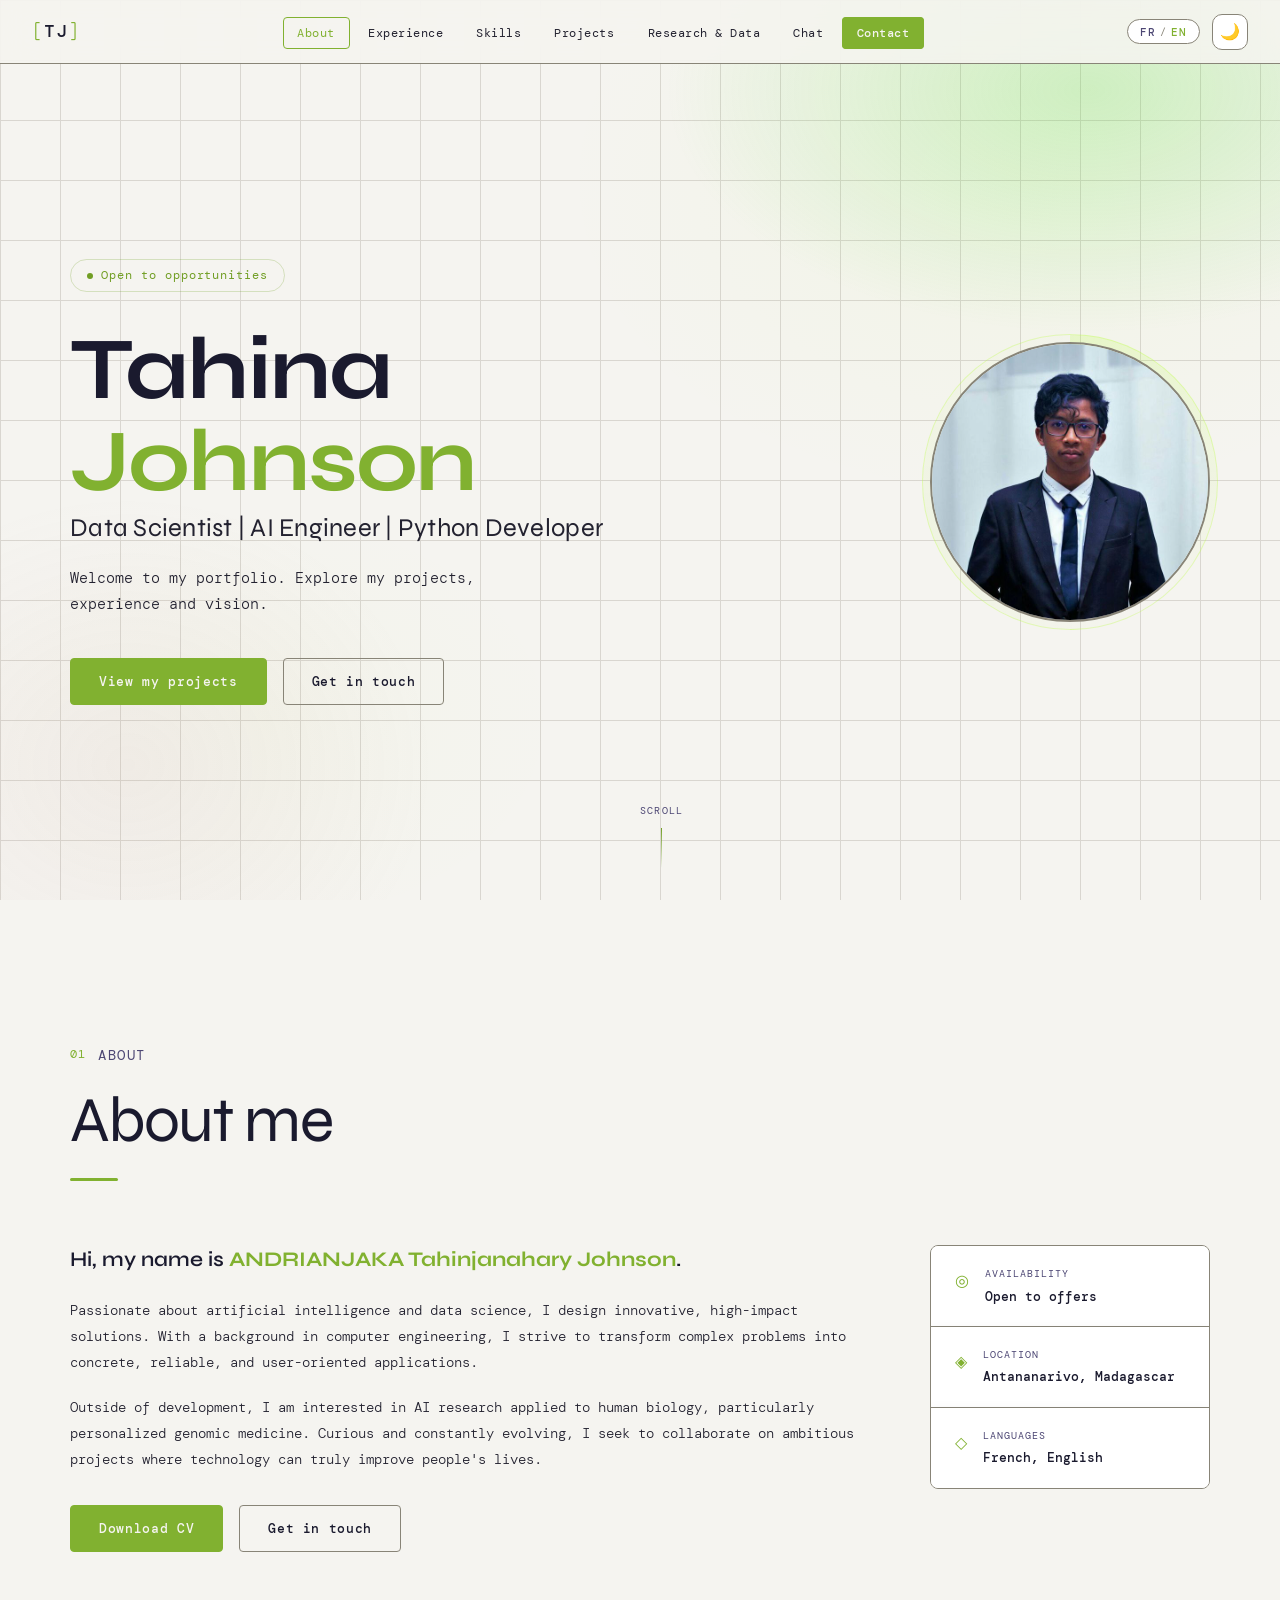
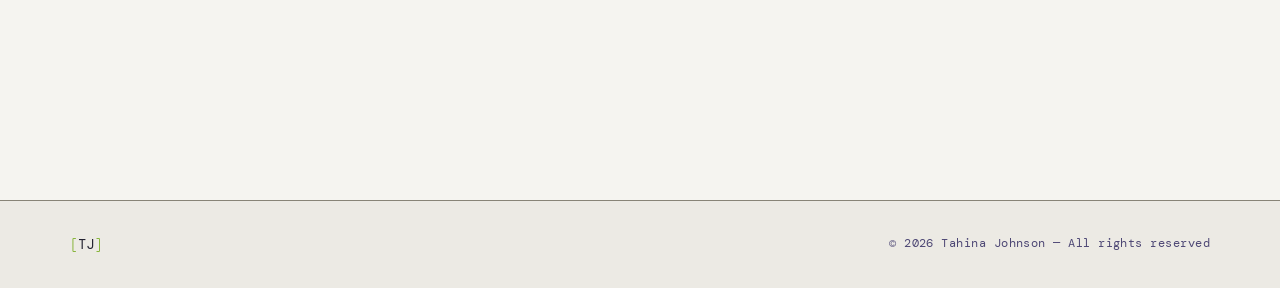
<file: index.html>
<!DOCTYPE html>
<html lang="fr">
<head>
  <meta charset="UTF-8" />
  <meta http-equiv="refresh" content="0; url=pages/about.html" />
  <title>Portfolio</title>
  <!-- Anti-flash: apply theme before render -->
  <script>
    (function(){
      var m = localStorage.getItem('portfolio-color-mode');
      if (!m) m = window.matchMedia('(prefers-color-scheme: light)').matches ? 'light' : 'dark';
      document.documentElement.setAttribute('data-color-mode', m);
    })();
  </script>
</head>
<body>
  <script>window.location.replace('pages/about.html');</script>
</body>
</html>
</file>
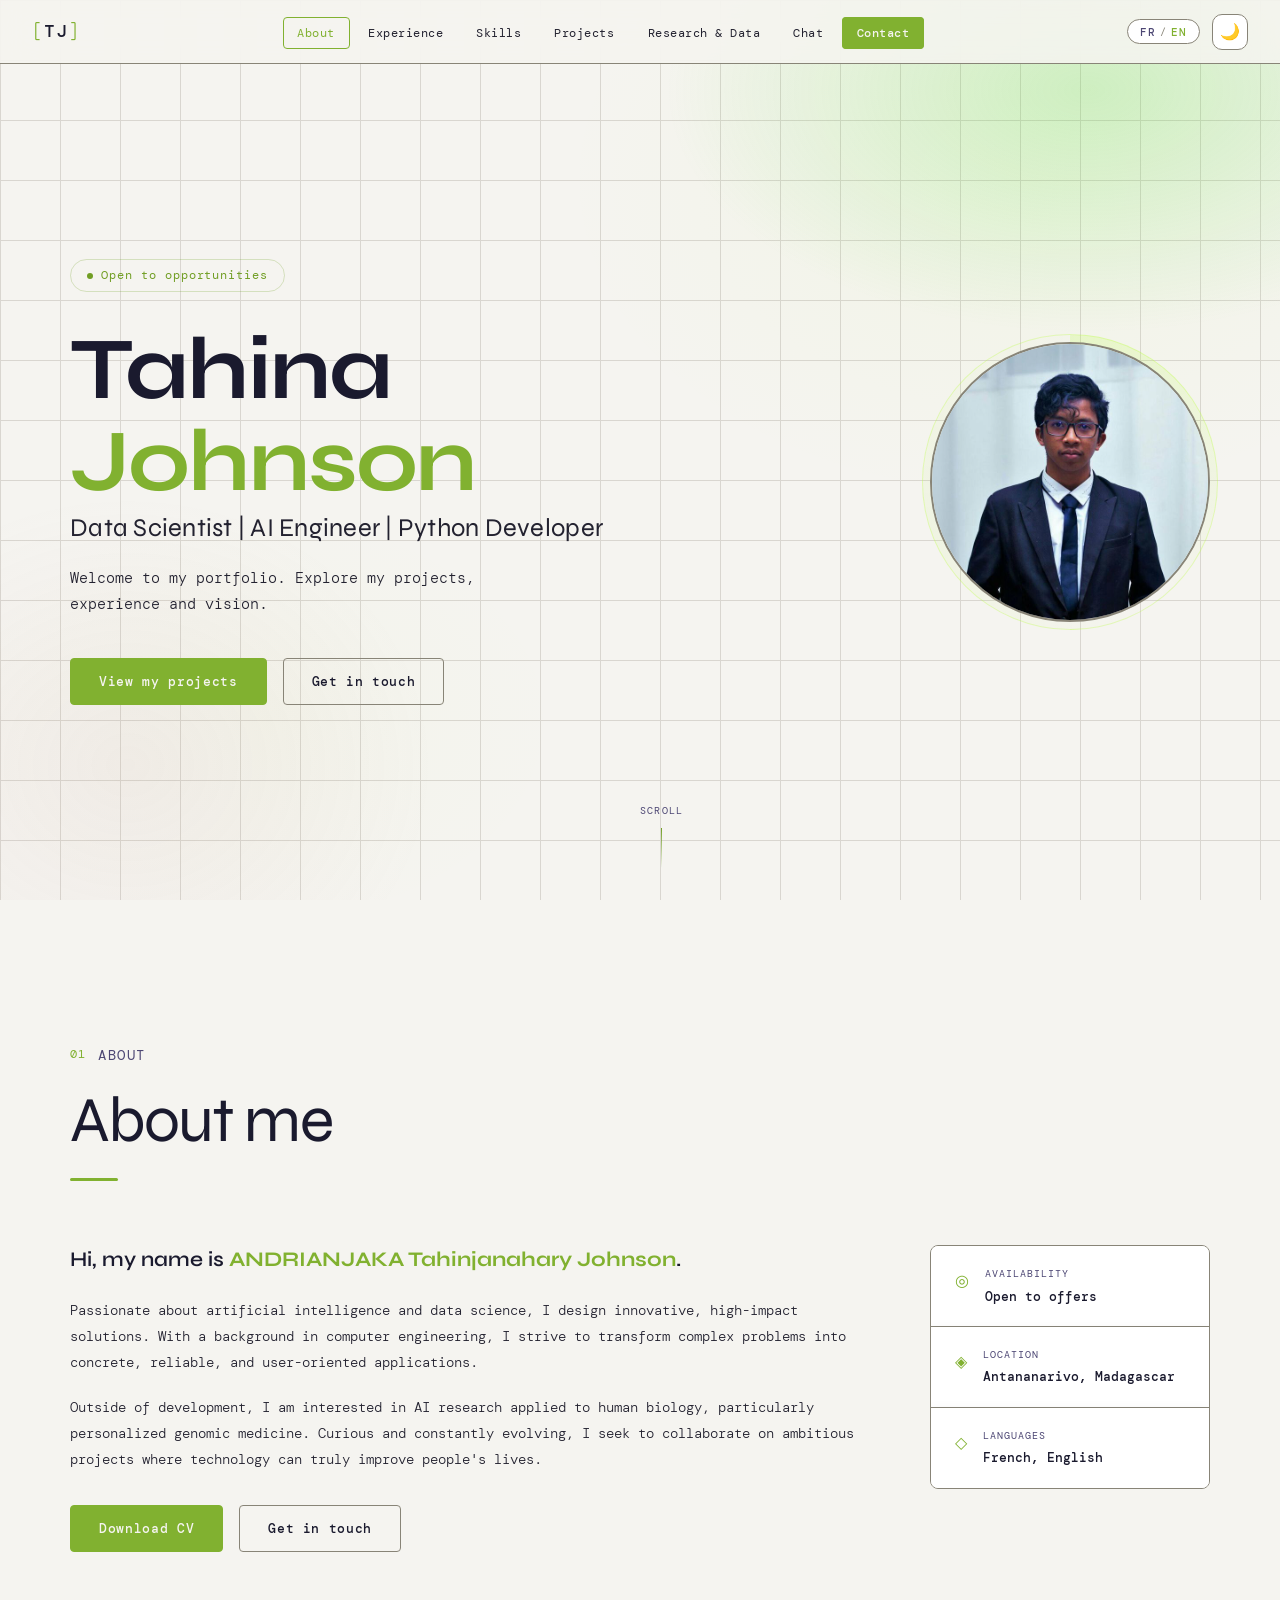
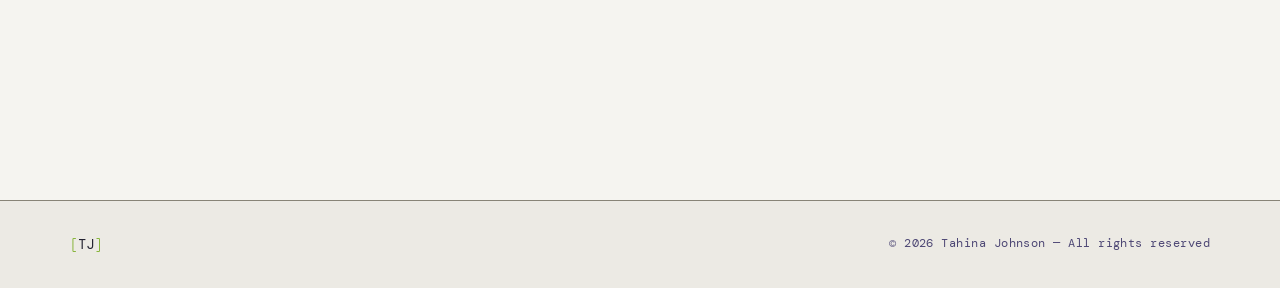
<file: pages/about.html>
<!DOCTYPE html>
<html lang="en">
<head>
  <meta charset="UTF-8" />
  <meta name="viewport" content="width=device-width, initial-scale=1.0" />
  <title>Tahina Johnson</title>
  <link rel="preconnect" href="https://fonts.googleapis.com" />
  <link rel="preconnect" href="https://fonts.gstatic.com" crossorigin />
  <link href="https://fonts.googleapis.com/css2?family=Syne:wght@400;600;700;800&family=DM+Mono:wght@300;400;500&display=swap" rel="stylesheet" />
  <link rel="stylesheet" href="../css/style.css" />
  <!-- Anti-flash: apply theme before render -->
  <script>
    (function(){
      var m = localStorage.getItem('portfolio-color-mode');
      if (!m) m = window.matchMedia('(prefers-color-scheme: light)').matches ? 'light' : 'dark';
      document.documentElement.setAttribute('data-color-mode', m);
    })();
  </script>
</head>
<body>

  <!-- HERO -->
  <section class="hero" id="hero">
    <div class="hero-noise"></div>
    <div class="hero-grid-lines"></div>
    <div class="container hero-inner">

      <div class="hero-split">
        <!-- LEFT: text -->
        <div class="hero-text">
          <div class="hero-tag"><span class="dot"></span> <span data-i18n="hero.available"></span></div>
          <h1 class="hero-title">
            Tahina <span class="accent">Johnson</span><br/>
            <span class="hero-sub" data-i18n="hero.role"></span>
          </h1>
          <p class="hero-desc" data-i18n="hero.desc"></p>
          <div class="hero-actions">
            <a href="projects.html" class="btn btn--primary" data-i18n="hero.cta_projects"></a>
            <a href="contact.html"  class="btn btn--ghost"   data-i18n="hero.cta_contact"></a>
          </div>
        </div>

        <!-- RIGHT: photo -->
        <div class="hero-photo-wrap">
          <div class="hero-photo-ring"></div>
          <img
            src="../assets/my-photo.png"
            alt="Profile photo"
            class="hero-photo"
            onerror="this.style.display='none';this.parentElement.querySelector('.hero-photo-placeholder').style.display='flex';"
          />
        </div>
      </div>

    </div>
    <div class="hero-scroll-hint">
      <span data-i18n="hero.scroll"></span>
      <div class="scroll-line"></div>
    </div>
  </section>

  <!-- ABOUT CONTENT -->
  <main class="page-main">
    <div class="container">

      <div class="page-header reveal">
        <div class="page-header-meta">
          <span class="section-index">01</span>
          <span class="page-breadcrumb" data-i18n="about.breadcrumb"></span>
        </div>
        <h1 class="page-title" data-i18n="about.title"></h1>
        <div class="page-title-line"></div>
      </div>

      <div class="about-body reveal">

        <div class="about-bio">
          <p class="about-greeting">
            <span data-i18n="about.bio_intro"></span>
            <strong class="accent"> ANDRIANJAKA Tahinjanahary Johnson</strong>.
          </p>
          <p class="about-text" data-i18n="about.bio_p1"></p>
          <p class="about-text" data-i18n="about.bio_p2"></p>
          <div class="about-actions">
            <a href="../assets/cv.pdf" download class="btn btn--primary" data-i18n="about.download_cv"></a>
            <a href="contact.html" class="btn btn--ghost" data-i18n="about.contact_me"></a>
          </div>
        </div>

        <aside class="about-sidebar">
          <div class="about-card">
            <span class="about-card-icon">◎</span>
            <div>
              <p class="about-card-label" data-i18n="about.available_label"></p>
              <p class="about-card-value accent" data-i18n="about.available_value"></p>
            </div>
          </div>
          <div class="about-card">
            <span class="about-card-icon">◈</span>
            <div>
              <p class="about-card-label">Location</p>
              <p class="about-card-value" data-i18n="about.location"></p>
            </div>
          </div>
          <div class="about-card">
            <span class="about-card-icon">◇</span>
            <div>
              <p class="about-card-label" data-i18n="about.lang_label"></p>
              <p class="about-card-value" data-i18n="about.lang_value"></p>
            </div>
          </div>
        </aside>

      </div>

    </div>
  </main>

  <footer class="footer">
    <div class="container footer-inner">
      <span class="footer-logo"><span class="logo-bracket">[</span>TJ<span class="logo-bracket">]</span></span>
      <span class="footer-copy" data-i18n="footer.copy"></span>
    </div>
  </footer>

  <script src="../js/i18n.js"></script>
  <script src="../js/nav.js"></script>
  <script>injectNav('about');</script>
</body>
</html>
</file>
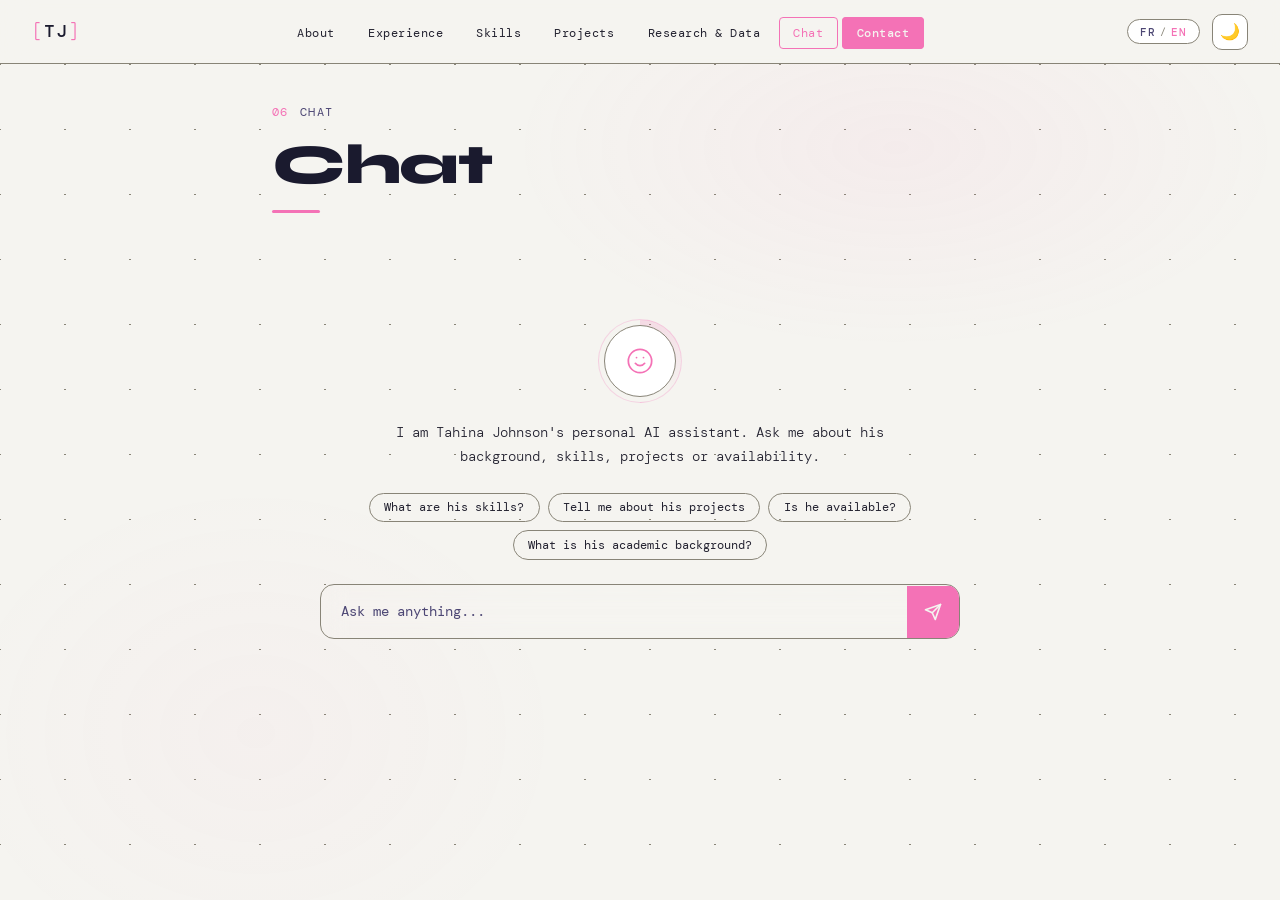
<file: pages/chat.html>
<!DOCTYPE html>
<html lang="en">
<head>
  <meta charset="UTF-8" />
  <meta name="viewport" content="width=device-width, initial-scale=1.0, interactive-widget=resizes-content" />
  <title>Chat — Tahina Johnson</title>
  <link rel="preconnect" href="https://fonts.googleapis.com" />
  <link rel="preconnect" href="https://fonts.gstatic.com" crossorigin />
  <link href="https://fonts.googleapis.com/css2?family=Syne:wght@400;600;700;800&family=DM+Mono:wght@300;400;500&display=swap" rel="stylesheet" />
  <link rel="stylesheet" href="../css/style.css" />
  <link rel="stylesheet" href="../css/chat.css" />
  <!-- Anti-flash: apply theme before render -->
  <script>
    (function(){
      var m = localStorage.getItem('portfolio-color-mode');
      if (!m) m = window.matchMedia('(prefers-color-scheme: light)').matches ? 'light' : 'dark';
      document.documentElement.setAttribute('data-color-mode', m);
    })();
  </script>
</head>
<body data-theme="chat">

  <!-- Nav injected by nav.js -->

  <!-- ══ CHAT SHELL (full-height, outside page-main) ══ -->
  <div class="ch-shell" id="chShell">

    <!-- Page header (fades out on active) -->
    <div class="ch-page-header" id="chPageHeader">
      <div class="ch-page-header-meta">
        <span class="section-index">06</span>
        <span class="ch-page-breadcrumb" data-i18n="chat.breadcrumb"></span>
      </div>
      <h1 class="ch-page-title" data-i18n="chat.title"></h1>
      <div class="ch-page-title-line"></div>
    </div>

    <!-- ── IDLE STATE: centered welcome + input ── -->
    <div class="ch-idle" id="chIdle">
      <div class="ch-idle-inner">

        <!-- Avatar + welcome text -->
        <div class="ch-avatar-wrap">
          <div class="ch-avatar">
            <svg width="28" height="28" viewBox="0 0 24 24" fill="none" stroke="currentColor" stroke-width="1.5" stroke-linecap="round" stroke-linejoin="round">
              <path d="M12 2a10 10 0 0 1 10 10c0 5.52-4.48 10-10 10S2 17.52 2 12 6.48 2 12 2z"/>
              <path d="M8 14s1.5 2 4 2 4-2 4-2"/>
              <line x1="9" y1="9" x2="9.01" y2="9"/>
              <line x1="15" y1="9" x2="15.01" y2="9"/>
            </svg>
          </div>
          <div class="ch-avatar-ring"></div>
        </div>

        <p class="ch-welcome" id="chWelcomeText"></p>

        <!-- Suggestion chips -->
        <div class="ch-suggestions" id="chSuggestions"></div>

        <!-- Input form (idle) -->
        <form class="ch-form ch-form--idle" id="chForm" onsubmit="handleSend(event)">
          <div class="ch-input-wrap">
            <input
              type="text"
              id="chInput"
              class="ch-input"
              autocomplete="off"
              data-i18n-placeholder="chat.placeholder"
            />
            <button type="submit" class="ch-send-btn" id="chSendBtn">
              <svg width="18" height="18" viewBox="0 0 24 24" fill="none" stroke="currentColor" stroke-width="2.2" stroke-linecap="round" stroke-linejoin="round">
                <line x1="22" y1="2" x2="11" y2="13"/>
                <polygon points="22 2 15 22 11 13 2 9 22 2"/>
              </svg>
            </button>
          </div>
        </form>

      </div>
    </div>

    <!-- ── ACTIVE STATE: conversation + sticky input ── -->
    <div class="ch-active" id="chActive" aria-hidden="true">

      <!-- Scrollable history -->
      <div class="ch-history" id="chHistory"></div>

      <!-- Sticky bottom input -->
      <div class="ch-sticky-bar" id="chStickyBar">
        <div class="ch-sticky-inner">
          <form class="ch-form ch-form--sticky" onsubmit="handleSend(event)">
            <div class="ch-input-wrap">
              <input
                type="text"
                id="chInputSticky"
                class="ch-input"
                autocomplete="off"
                data-i18n-placeholder="chat.placeholder"
              />
              <button type="submit" class="ch-send-btn">
                <svg width="18" height="18" viewBox="0 0 24 24" fill="none" stroke="currentColor" stroke-width="2.2" stroke-linecap="round" stroke-linejoin="round">
                  <line x1="22" y1="2" x2="11" y2="13"/>
                  <polygon points="22 2 15 22 11 13 2 9 22 2"/>
                </svg>
              </button>
            </div>
          </form>
        </div>
      </div>

    </div>

  </div><!-- /ch-shell -->

  <script src="../js/i18n.js"></script>
  <script src="../js/nav.js"></script>
  <script src="../js/chat.js"></script>
  <script>
    injectNav('chat');
    initChat();
  </script>
</body>
</html>
</file>
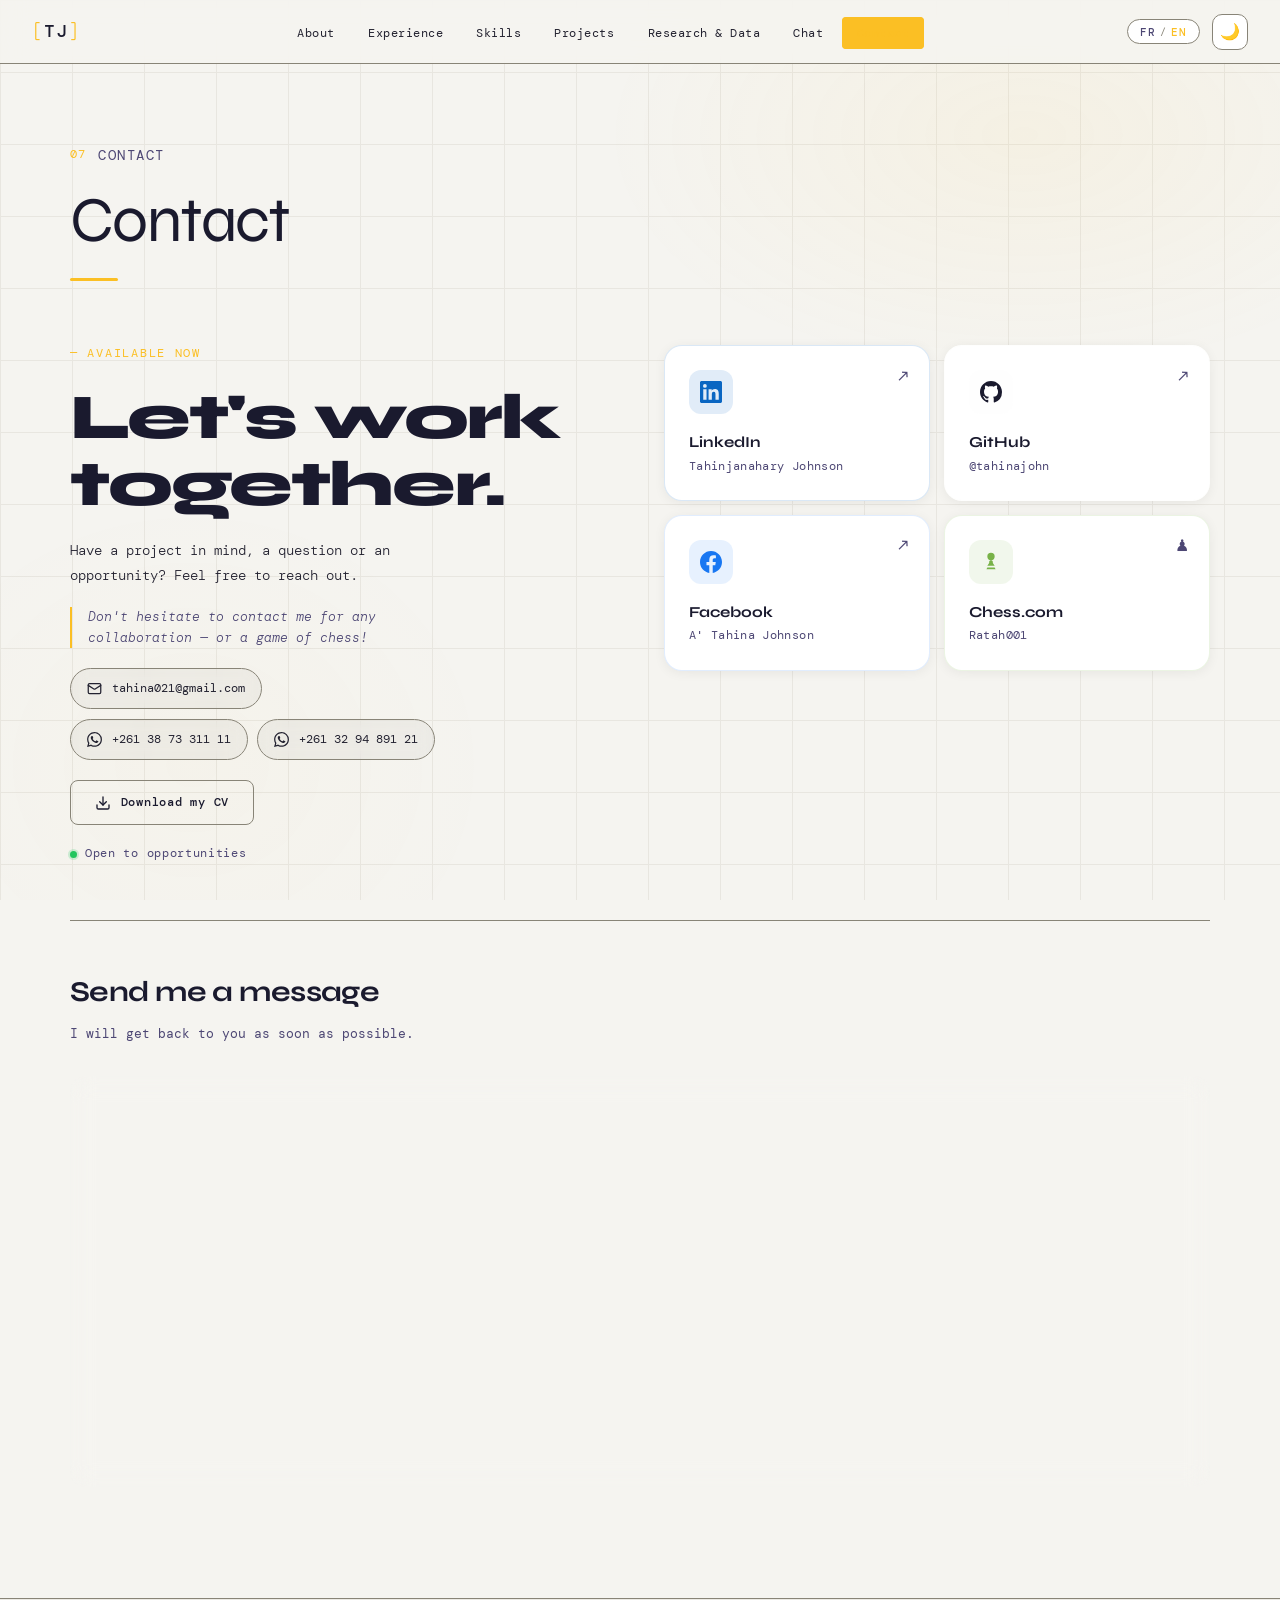
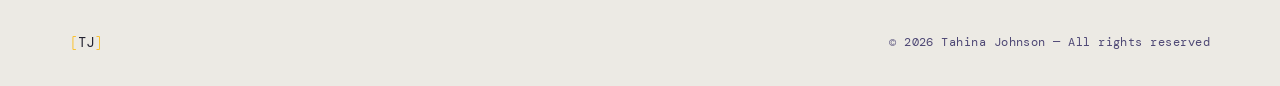
<file: pages/contact.html>
<!DOCTYPE html>
<html lang="en">
<head>
  <meta charset="UTF-8" />
  <meta name="viewport" content="width=device-width, initial-scale=1.0" />
  <title>Contact — Tahina Johnson</title>
  <link rel="preconnect" href="https://fonts.googleapis.com" />
  <link rel="preconnect" href="https://fonts.gstatic.com" crossorigin />
  <link href="https://fonts.googleapis.com/css2?family=Syne:wght@400;600;700;800&family=DM+Mono:wght@300;400;500&display=swap" rel="stylesheet" />
  <link rel="stylesheet" href="../css/style.css" />
  <!-- Anti-flash: apply theme before render -->
  <script>
    (function(){
      var m = localStorage.getItem('portfolio-color-mode');
      if (!m) m = window.matchMedia('(prefers-color-scheme: light)').matches ? 'light' : 'dark';
      document.documentElement.setAttribute('data-color-mode', m);
    })();
  </script>
</head>
<body data-theme="contact">

  <main class="page-main">
    <div class="container">

      <!-- HEADER -->
      <div class="page-header reveal">
        <div class="page-header-meta">
          <span class="section-index">07</span>
          <span class="page-breadcrumb" data-i18n="contact.breadcrumb"></span>
        </div>
        <h1 class="page-title" data-i18n="contact.title"></h1>
        <div class="page-title-line"></div>
      </div>

      <!-- TOP ROW: CTA left + Social bento right -->
      <div class="ct-layout reveal">

        <!-- ══ LEFT — CTA + Direct contacts ══ -->
        <div class="ct-left">
          <div class="ct-cta-wrap">
            <p class="ct-eyebrow" data-i18n="contact.eyebrow"></p>
            <h2 class="ct-heading" data-i18n="contact.heading"></h2>
            <p class="ct-sub" data-i18n="contact.sub"></p>
            <p class="ct-fun" data-i18n="contact.fun"></p>

            <!-- Direct contact chips -->
            <div class="ct-direct">
              <!-- Email -->
               <div class="ct-group">
              <a href="mailto:tahina021@gmail.com" class="ct-chip ct-chip--email">
                <svg width="15" height="15" viewBox="0 0 24 24" fill="none" stroke="currentColor" stroke-width="2" stroke-linecap="round" stroke-linejoin="round">
                  <rect x="2" y="4" width="20" height="16" rx="2"/>
                  <path d="m22 7-8.97 5.7a1.94 1.94 0 0 1-2.06 0L2 7"/>
                </svg>
                <span>tahina021@gmail.com</span>
              </a>
              <!-- <a href="mailto:tahinajohnson10@gmail.com" class="ct-chip ct-chip--email">
                <svg width="15" height="15" viewBox="0 0 24 24" fill="none" stroke="currentColor" stroke-width="2" stroke-linecap="round" stroke-linejoin="round">
                  <rect x="2" y="4" width="20" height="16" rx="2"/>
                  <path d="m22 7-8.97 5.7a1.94 1.94 0 0 1-2.06 0L2 7"/>
                </svg>
                <span>tahinajohnson10@gmail.com</span>
              </a> -->
               </div>
               <div class="ct-group">
              <!-- WhatsApp -->
              <a href="https://wa.me/+261387331111" target="_blank" rel="noopener" class="ct-chip ct-chip--whatsapp">
                <svg width="15" height="15" viewBox="0 0 24 24" fill="currentColor">
                  <path d="M17.472 14.382c-.297-.149-1.758-.867-2.03-.967-.273-.099-.471-.148-.67.15-.197.297-.767.966-.94 1.164-.173.199-.347.223-.644.075-.297-.15-1.255-.463-2.39-1.475-.883-.788-1.48-1.761-1.653-2.059-.173-.297-.018-.458.13-.606.134-.133.298-.347.446-.52.149-.174.198-.298.298-.497.099-.198.05-.371-.025-.52-.075-.149-.669-1.612-.916-2.207-.242-.579-.487-.5-.669-.51a12.8 12.8 0 0 0-.57-.01c-.198 0-.52.074-.792.372-.272.297-1.04 1.016-1.04 2.479 0 1.462 1.065 2.875 1.213 3.074.149.198 2.096 3.2 5.077 4.487.709.306 1.262.489 1.694.625.712.227 1.36.195 1.871.118.571-.085 1.758-.719 2.006-1.413.248-.694.248-1.289.173-1.413-.074-.124-.272-.198-.57-.347m-5.421 7.403h-.004a9.87 9.87 0 0 1-5.031-1.378l-.361-.214-3.741.982.998-3.648-.235-.374a9.86 9.86 0 0 1-1.51-5.26c.001-5.45 4.436-9.884 9.888-9.884 2.64 0 5.122 1.03 6.988 2.898a9.825 9.825 0 0 1 2.893 6.994c-.003 5.45-4.437 9.884-9.885 9.884m8.413-18.297A11.815 11.815 0 0 0 12.05 0C5.495 0 .16 5.335.157 11.892c0 2.096.547 4.142 1.588 5.945L.057 24l6.305-1.654a11.882 11.882 0 0 0 5.683 1.448h.005c6.554 0 11.89-5.335 11.893-11.893a11.821 11.821 0 0 0-3.48-8.413Z"/>
                </svg>
                <span>+261 38 73 311 11</span>
              </a>
              <a href="https://wa.me/+261329489121" target="_blank" rel="noopener" class="ct-chip ct-chip--whatsapp">
                <svg width="15" height="15" viewBox="0 0 24 24" fill="currentColor">
                  <path d="M17.472 14.382c-.297-.149-1.758-.867-2.03-.967-.273-.099-.471-.148-.67.15-.197.297-.767.966-.94 1.164-.173.199-.347.223-.644.075-.297-.15-1.255-.463-2.39-1.475-.883-.788-1.48-1.761-1.653-2.059-.173-.297-.018-.458.13-.606.134-.133.298-.347.446-.52.149-.174.198-.298.298-.497.099-.198.05-.371-.025-.52-.075-.149-.669-1.612-.916-2.207-.242-.579-.487-.5-.669-.51a12.8 12.8 0 0 0-.57-.01c-.198 0-.52.074-.792.372-.272.297-1.04 1.016-1.04 2.479 0 1.462 1.065 2.875 1.213 3.074.149.198 2.096 3.2 5.077 4.487.709.306 1.262.489 1.694.625.712.227 1.36.195 1.871.118.571-.085 1.758-.719 2.006-1.413.248-.694.248-1.289.173-1.413-.074-.124-.272-.198-.57-.347m-5.421 7.403h-.004a9.87 9.87 0 0 1-5.031-1.378l-.361-.214-3.741.982.998-3.648-.235-.374a9.86 9.86 0 0 1-1.51-5.26c.001-5.45 4.436-9.884 9.888-9.884 2.64 0 5.122 1.03 6.988 2.898a9.825 9.825 0 0 1 2.893 6.994c-.003 5.45-4.437 9.884-9.885 9.884m8.413-18.297A11.815 11.815 0 0 0 12.05 0C5.495 0 .16 5.335.157 11.892c0 2.096.547 4.142 1.588 5.945L.057 24l6.305-1.654a11.882 11.882 0 0 0 5.683 1.448h.005c6.554 0 11.89-5.335 11.893-11.893a11.821 11.821 0 0 0-3.48-8.413Z"/>
                </svg>
                <span>+261 32 94 891 21</span>
              </a>
               </div>
            </div>

            <!-- CV Download -->
            <a href="../assets/cv.pdf" download class="ct-cv-btn">
              <svg width="16" height="16" viewBox="0 0 24 24" fill="none" stroke="currentColor" stroke-width="2" stroke-linecap="round" stroke-linejoin="round">
                <path d="M21 15v4a2 2 0 0 1-2 2H5a2 2 0 0 1-2-2v-4"/>
                <polyline points="7 10 12 15 17 10"/>
                <line x1="12" y1="15" x2="12" y2="3"/>
              </svg>
              <span data-i18n="contact.cv_btn"></span>
            </a>

            <!-- Status pill -->
            <div class="ct-status">
              <span class="ct-status-dot"></span>
              <span data-i18n="contact.status"></span>
            </div>
          </div>
        </div>

        <!-- ══ RIGHT — Bento social grid ══ -->
        <div class="ct-right">

          <!-- LinkedIn -->
          <a href="https://linkedin.com/in/tahina-johnson" target="_blank" rel="noopener"
            class="ct-card ct-card--linkedin">
            <div class="ct-card-icon">
              <svg viewBox="0 0 24 24" fill="currentColor">
                <path d="M20.447 20.452h-3.554v-5.569c0-1.328-.027-3.037-1.852-3.037-1.853 0-2.136 1.445-2.136 2.939v5.667H9.351V9h3.414v1.561h.046c.477-.9 1.637-1.85 3.37-1.85 3.601 0 4.267 2.37 4.267 5.455v6.286zM5.337 7.433a2.062 2.062 0 0 1-2.063-2.065 2.064 2.064 0 1 1 2.063 2.065zm1.782 13.019H3.555V9h3.564v11.452zM22.225 0H1.771C.792 0 0 .774 0 1.729v20.542C0 23.227.792 24 1.771 24h20.451C23.2 24 24 23.227 24 22.271V1.729C24 .774 23.2 0 22.222 0h.003z"/>
              </svg>
            </div>
            <div class="ct-card-body">
              <p class="ct-card-name">LinkedIn</p>
              <p class="ct-card-handle" data-i18n="contact.linkedin_handle"></p>
            </div>
            <span class="ct-card-arrow">↗</span>
          </a>

          <!-- GitHub -->
          <a href="https://github.com/tahinajohn" target="_blank" rel="noopener"
            class="ct-card ct-card--github">
            <div class="ct-card-icon">
              <svg viewBox="0 0 24 24" fill="currentColor">
                <path d="M12 0C5.37 0 0 5.37 0 12c0 5.31 3.435 9.795 8.205 11.385.6.105.825-.255.825-.57 0-.285-.015-1.23-.015-2.235-3.015.555-3.795-.735-4.035-1.41-.135-.345-.72-1.41-1.23-1.695-.42-.225-1.02-.78-.015-.795.945-.015 1.62.87 1.845 1.23 1.08 1.815 2.805 1.305 3.495.99.105-.78.42-1.305.765-1.605-2.67-.3-5.46-1.335-5.46-5.925 0-1.305.465-2.385 1.23-3.225-.12-.3-.54-1.53.12-3.18 0 0 1.005-.315 3.3 1.23.96-.27 1.98-.405 3-.405s2.04.135 3 .405c2.295-1.56 3.3-1.23 3.3-1.23.66 1.65.24 2.88.12 3.18.765.84 1.23 1.905 1.23 3.225 0 4.605-2.805 5.625-5.475 5.925.435.375.81 1.095.81 2.22 0 1.605-.015 2.895-.015 3.3 0 .315.225.69.825.57A12.02 12.02 0 0 0 24 12c0-6.63-5.37-12-12-12z"/>
              </svg>
            </div>
            <div class="ct-card-body">
              <p class="ct-card-name">GitHub</p>
              <p class="ct-card-handle">@tahinajohn</p>
            </div>
            <span class="ct-card-arrow">↗</span>
          </a>

          <!-- Facebook -->
          <a href="https://facebook.com/johnson.andrianjaka" target="_blank" rel="noopener"
            class="ct-card ct-card--facebook">
            <div class="ct-card-icon">
              <svg viewBox="0 0 24 24" fill="currentColor">
                <path d="M24 12.073c0-6.627-5.373-12-12-12s-12 5.373-12 12c0 5.99 4.388 10.954 10.125 11.854v-8.385H7.078v-3.47h3.047V9.43c0-3.007 1.792-4.669 4.533-4.669 1.312 0 2.686.235 2.686.235v2.953H15.83c-1.491 0-1.956.925-1.956 1.874v2.25h3.328l-.532 3.47h-2.796v8.385C19.612 23.027 24 18.062 24 12.073z"/>
              </svg>
            </div>
            <div class="ct-card-body">
              <p class="ct-card-name">Facebook</p>
              <p class="ct-card-handle" data-i18n="contact.fb_handle"></p>
            </div>
            <span class="ct-card-arrow">↗</span>
          </a>

          <!-- Chess.com -->
          <a href="https://chess.com/member/ratah001" target="_blank" rel="noopener"
            class="ct-card ct-card--chess">
            <div class="ct-card-icon">
              <svg viewBox="0 0 24 24" fill="currentColor">
                <path d="M12 2a4 4 0 1 1 0 8 4 4 0 0 1 0-8zm0 8c1.1 0 2 .9 2 2v1l2 3H8l2-3v-1c0-1.1.9-2 2-2zm-4 8h8l1 2H7l1-2z"/>
              </svg>
            </div>
            <div class="ct-card-body">
              <p class="ct-card-name">Chess.com</p>
              <p class="ct-card-handle" data-i18n="contact.chess_handle"></p>
            </div>
            <span class="ct-card-arrow">♟</span>
          </a>

        </div><!-- /ct-right -->

      </div><!-- /ct-layout -->

      <!-- ══ CONTACT FORM (full width below) ══ -->
      <div class="ct-form-section reveal">
        <div class="ct-form-header">
          <h2 class="ct-form-title" data-i18n="contact.form_title"></h2>
          <p class="ct-form-sub" data-i18n="contact.form_sub"></p>
        </div>

        <div class="ct-form-card">
          <form class="ct-form" id="contactForm" onsubmit="handleFormSubmit(event)">
            <div class="ct-form-row">
              <div class="ct-field">
                <label class="ct-label" for="ct-name" data-i18n="contact.field_name"></label>
                <input
                  type="text" id="ct-name" name="name"
                  class="ct-input" required
                  data-i18n-placeholder="contact.placeholder_name"
                />
              </div>
              <div class="ct-field">
                <label class="ct-label" for="ct-email" data-i18n="contact.field_email"></label>
                <input
                  type="email" id="ct-email" name="email"
                  class="ct-input" required
                  data-i18n-placeholder="contact.placeholder_email"
                />
              </div>
            </div>
            <div class="ct-field">
              <label class="ct-label" for="ct-message" data-i18n="contact.field_message"></label>
              <textarea
                id="ct-message" name="message"
                class="ct-input ct-textarea" required rows="5"
                data-i18n-placeholder="contact.placeholder_message"
              ></textarea>
            </div>
            <div class="ct-form-footer">
              <p class="ct-form-note" data-i18n="contact.form_note"></p>
              <button type="submit" class="ct-submit-btn" id="ctSubmit">
                <svg width="16" height="16" viewBox="0 0 24 24" fill="none" stroke="currentColor" stroke-width="2" stroke-linecap="round" stroke-linejoin="round">
                  <line x1="22" y1="2" x2="11" y2="13"/>
                  <polygon points="22 2 15 22 11 13 2 9 22 2"/>
                </svg>
                <span data-i18n="contact.form_send"></span>
              </button>
            </div>
          </form>

          <!-- Success message -->
          <div class="ct-success" id="ctSuccess" style="display:none">
            <div class="ct-success-icon">✓</div>
            <p class="ct-success-text" data-i18n="contact.form_success"></p>
          </div>
        </div>
      </div>

    </div>
  </main>

  <footer class="footer">
    <div class="container footer-inner">
      <span class="footer-logo"><span class="logo-bracket">[</span>TJ<span class="logo-bracket">]</span></span>
      <span class="footer-copy" data-i18n="footer.copy"></span>
    </div>
  </footer>

  <script src="../js/i18n.js"></script>
  <script src="../js/nav.js"></script>
  <script>
    injectNav('contact');

    /* Form: opens mailto with prefilled fields */
    function handleFormSubmit(e) {
      e.preventDefault();
      const name    = document.getElementById('ct-name').value.trim();
      const email   = document.getElementById('ct-email').value.trim();
      const message = document.getElementById('ct-message').value.trim();
      const subject = encodeURIComponent('Message depuis votre portfolio — ' + name);
      const body    = encodeURIComponent(
        'Nom : ' + name + '\nEmail : ' + email + '\n\n' + message
      );
      window.location.href = 'mailto:tahina021@gmail@gmail.com?subject=' + subject + '&body=' + body;

      /* Show success state */
      document.getElementById('contactForm').style.display = 'none';
      const success = document.getElementById('ctSuccess');
      success.style.display = 'flex';
      setTimeout(() => {
        success.style.display  = 'none';
        document.getElementById('contactForm').style.display = 'flex';
        document.getElementById('contactForm').reset();
      }, 4000);
    }

    /* Apply placeholders from i18n */
    document.addEventListener('DOMContentLoaded', () => {
      document.querySelectorAll('[data-i18n-placeholder]').forEach(el => {
        const key  = el.getAttribute('data-i18n-placeholder');
        const lang = typeof getLang === 'function' ? getLang() : 'en';
        const keys = key.split('.');
        let val = TRANSLATIONS[lang];
        keys.forEach(k => { if (val) val = val[k]; });
        if (val) el.setAttribute('placeholder', val);
      });
    });

    document.addEventListener('langchange', () => {
      document.querySelectorAll('[data-i18n-placeholder]').forEach(el => {
        const key  = el.getAttribute('data-i18n-placeholder');
        const lang = typeof getLang === 'function' ? getLang() : 'en';
        const keys = key.split('.');
        let val = TRANSLATIONS[lang];
        keys.forEach(k => { if (val) val = val[k]; });
        if (val) el.setAttribute('placeholder', val);
      });
    });
  </script>
</body>
</html>
</file>
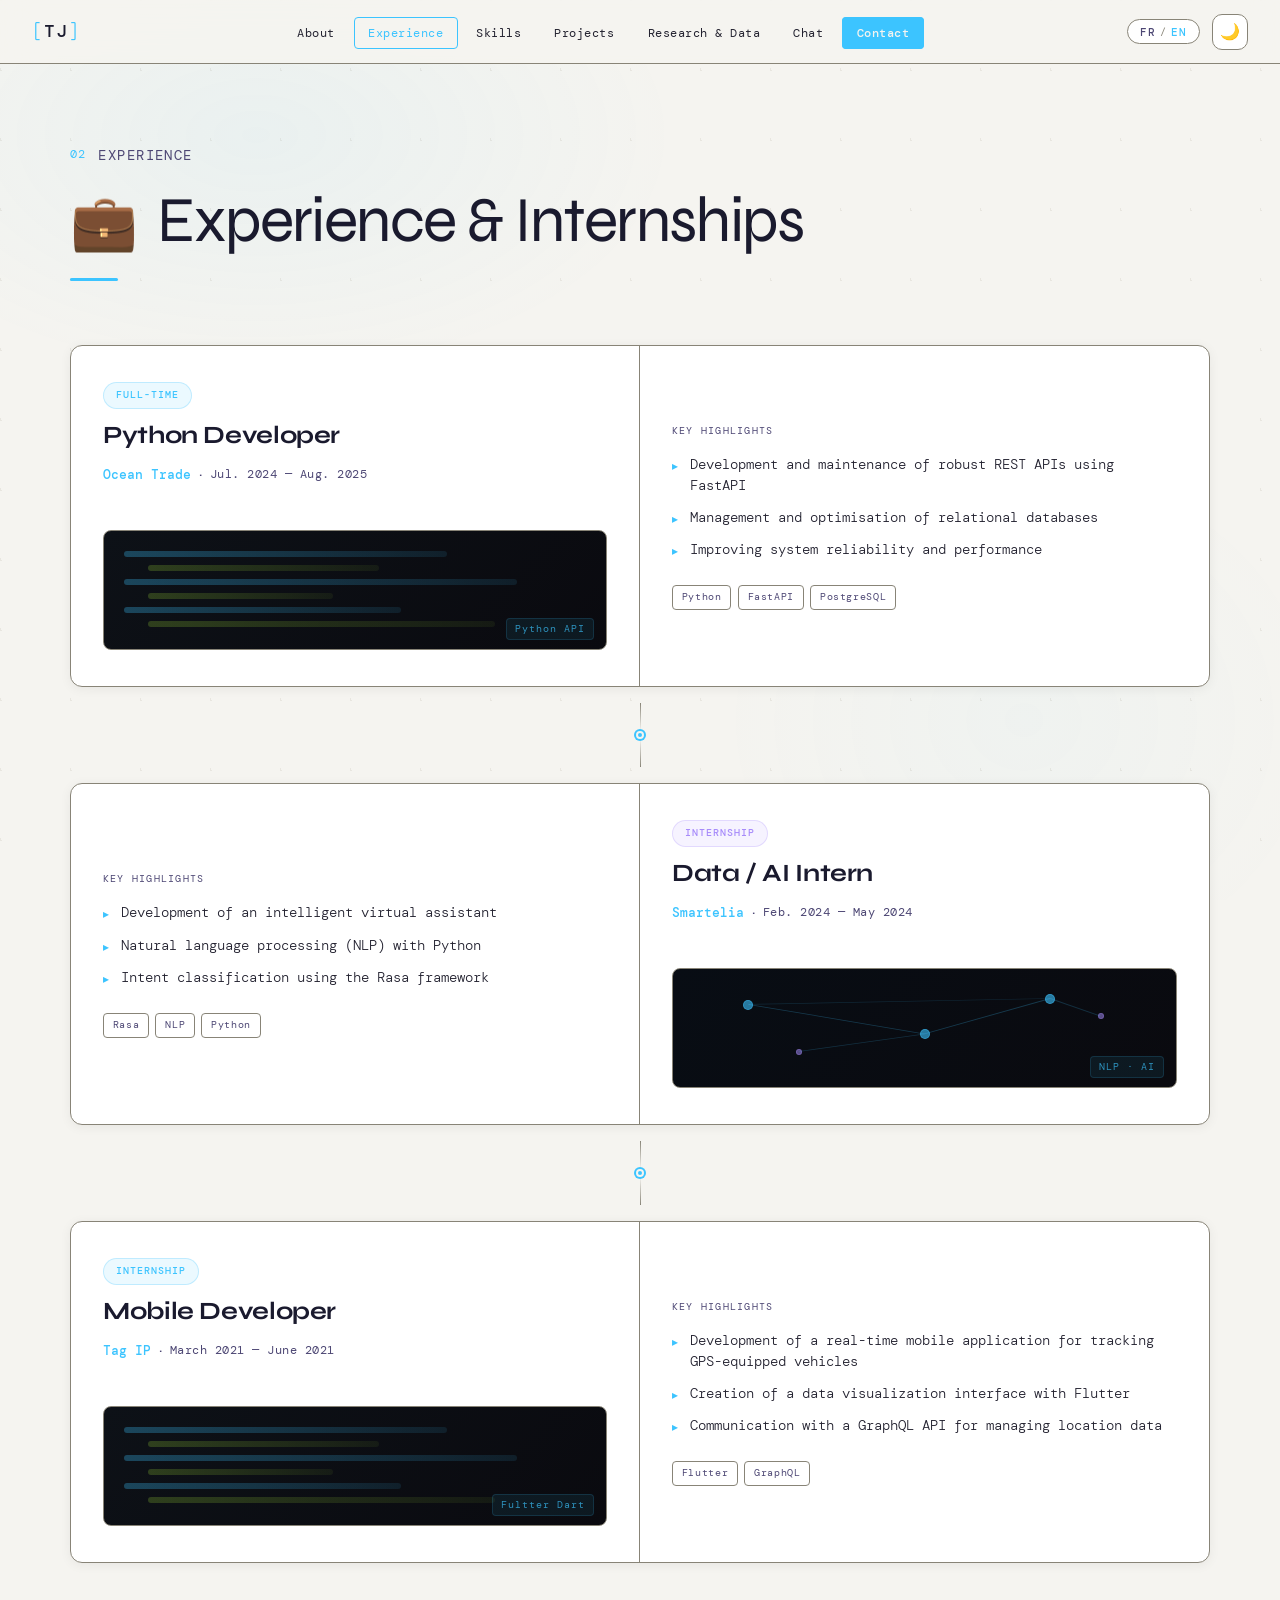
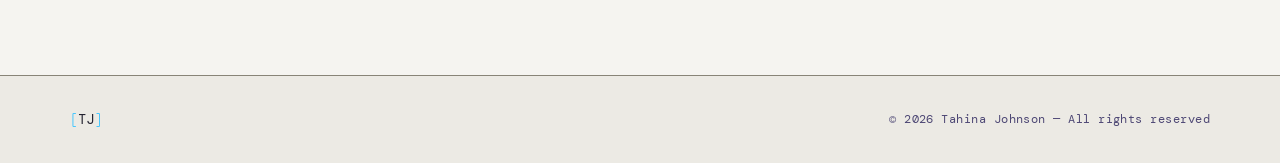
<file: pages/experience.html>
<!DOCTYPE html>
<html lang="en">
<head>
  <meta charset="UTF-8" />
  <meta name="viewport" content="width=device-width, initial-scale=1.0" />
  <title>Experience — Tahina Johnson</title>
  <link rel="preconnect" href="https://fonts.googleapis.com" />
  <link rel="preconnect" href="https://fonts.gstatic.com" crossorigin />
  <link href="https://fonts.googleapis.com/css2?family=Syne:wght@400;600;700;800&family=DM+Mono:wght@300;400;500&display=swap" rel="stylesheet" />
  <link rel="stylesheet" href="../css/style.css" />
  <!-- Anti-flash: apply theme before render -->
  <script>
    (function(){
      var m = localStorage.getItem('portfolio-color-mode');
      if (!m) m = window.matchMedia('(prefers-color-scheme: light)').matches ? 'light' : 'dark';
      document.documentElement.setAttribute('data-color-mode', m);
    })();
  </script>
</head>
<body data-theme="experience">

  <main class="page-main">
    <div class="container">

      <!-- HEADER -->
      <div class="page-header reveal">
        <div class="page-header-meta">
          <span class="section-index">02</span>
          <span class="page-breadcrumb" data-i18n="experience.breadcrumb"></span>
        </div>
        <h1 class="page-title">
          <span class="exp-title-icon">💼</span>
          <span data-i18n="experience.title"></span>
        </h1>
        <div class="page-title-line"></div>
      </div>

      <!-- TIMELINE -->
      <div class="exp-timeline">

        <!-- CARD 1 — text left, details right (Z-pattern odd) -->
        <article class="exp-card exp-card--odd reveal">
          <div class="exp-card-inner">

            <!-- Left: title block -->
            <div class="exp-main">
              <div class="exp-badge" data-i18n="experience.job1.type"></div>
              <h2 class="exp-role" data-i18n="experience.job1.role"></h2>
              <div class="exp-company">
                <span class="exp-company-name" data-i18n="experience.job1.company"></span>
                <span class="exp-dot-sep">·</span>
                <span class="exp-period" data-i18n="experience.job1.period"></span>
              </div>
              <!-- Illustrative image -->
              <div class="exp-image-wrap">
                <div class="exp-image-placeholder exp-image--code">
                  <div class="code-lines">
                    <span style="width:70%"></span><span style="width:50%"></span>
                    <span style="width:85%"></span><span style="width:40%"></span>
                    <span style="width:60%"></span><span style="width:75%"></span>
                  </div>
                  <div class="code-badge">Python API</div>
                </div>
              </div>
            </div>

            <!-- Right: bullet details -->
            <aside class="exp-details">
              <p class="exp-details-label" data-i18n="experience.highlights"></p>
              <ul class="exp-bullets">
                <li data-i18n="experience.job1.b1"></li>
                <li data-i18n="experience.job1.b2"></li>
                <li data-i18n="experience.job1.b3"></li>
              </ul>
              <div class="exp-tags">
                <span class="exp-tag">Python</span>
                <span class="exp-tag">FastAPI</span>
                <span class="exp-tag">PostgreSQL</span>
              </div>
            </aside>

          </div>
        </article>

        <!-- Connector -->
        <div class="exp-connector reveal">
          <div class="exp-connector-line"></div>
          <div class="exp-connector-dot"></div>
          <div class="exp-connector-line"></div>
        </div>

        <!-- CARD 2 — details left, text right (Z-pattern even) -->
        <article class="exp-card exp-card--even reveal">
          <div class="exp-card-inner">

            <!-- Left: bullet details -->
            <aside class="exp-details">
              <p class="exp-details-label" data-i18n="experience.highlights"></p>
              <ul class="exp-bullets">
                <li data-i18n="experience.job2.b1"></li>
                <li data-i18n="experience.job2.b2"></li>
                <li data-i18n="experience.job2.b3"></li>
              </ul>
              <div class="exp-tags">
                <span class="exp-tag">Rasa</span>
                <span class="exp-tag">NLP</span>
                <span class="exp-tag">Python</span>
              </div>
            </aside>

            <!-- Right: title block -->
            <div class="exp-main">
              <div class="exp-badge exp-badge--intern" data-i18n="experience.job2.type"></div>
              <h2 class="exp-role" data-i18n="experience.job2.role"></h2>
              <div class="exp-company">
                <span class="exp-company-name" data-i18n="experience.job2.company"></span>
                <span class="exp-dot-sep">·</span>
                <span class="exp-period" data-i18n="experience.job2.period"></span>
              </div>
              <!-- Illustrative image -->
              <div class="exp-image-wrap">
                <div class="exp-image-placeholder exp-image--ai">
                  <div class="ai-nodes">
                    <div class="ai-node" style="top:30%;left:15%"></div>
                    <div class="ai-node" style="top:55%;left:50%"></div>
                    <div class="ai-node" style="top:25%;left:75%"></div>
                    <div class="ai-node ai-node--sm" style="top:70%;left:25%"></div>
                    <div class="ai-node ai-node--sm" style="top:40%;left:85%"></div>
                    <svg class="ai-edges" viewBox="0 0 100 100" preserveAspectRatio="none">
                      <line x1="15" y1="30" x2="50" y2="55" stroke="rgba(60,196,255,0.25)" stroke-width="0.5"/>
                      <line x1="50" y1="55" x2="75" y2="25" stroke="rgba(60,196,255,0.25)" stroke-width="0.5"/>
                      <line x1="15" y1="30" x2="75" y2="25" stroke="rgba(60,196,255,0.15)" stroke-width="0.5"/>
                      <line x1="25" y1="70" x2="50" y2="55" stroke="rgba(60,196,255,0.2)"  stroke-width="0.5"/>
                      <line x1="85" y1="40" x2="75" y2="25" stroke="rgba(60,196,255,0.2)"  stroke-width="0.5"/>
                    </svg>
                  </div>
                  <div class="code-badge code-badge--cyan">NLP · AI</div>
                </div>
              </div>
            </div>

          </div>
        </article>
      <!-- Connector -->
        <div class="exp-connector reveal">
          <div class="exp-connector-line"></div>
          <div class="exp-connector-dot"></div>
          <div class="exp-connector-line"></div>
        </div>
      </div><!-- /timeline -->
      <!-- CARD 1 — text left, details right (Z-pattern odd) -->
        <article class="exp-card exp-card--odd reveal">
          <div class="exp-card-inner">

            <!-- Left: title block -->
            <div class="exp-main">
              <div class="exp-badge" data-i18n="experience.job3.type"></div>
              <h2 class="exp-role" data-i18n="experience.job3.role"></h2>
              <div class="exp-company">
                <span class="exp-company-name" data-i18n="experience.job3.company"></span>
                <span class="exp-dot-sep">·</span>
                <span class="exp-period" data-i18n="experience.job3.period"></span>
              </div>
              <!-- Illustrative image -->
              <div class="exp-image-wrap">
                <div class="exp-image-placeholder exp-image--code">
                  <div class="code-lines">
                    <span style="width:70%"></span><span style="width:50%"></span>
                    <span style="width:85%"></span><span style="width:40%"></span>
                    <span style="width:60%"></span><span style="width:75%"></span>
                  </div>
                  <div class="code-badge">Fultter Dart</div>
                </div>
              </div>
            </div>

            <!-- Right: bullet details -->
            <aside class="exp-details">
              <p class="exp-details-label" data-i18n="experience.highlights"></p>
              <ul class="exp-bullets">
                <li data-i18n="experience.job3.b1"></li>
                <li data-i18n="experience.job3.b2"></li>
                <li data-i18n="experience.job3.b3"></li>
              </ul>
              <div class="exp-tags">
                <span class="exp-tag">Flutter</span>
                <span class="exp-tag">GraphQL</span>
              </div>
            </aside>

          </div>
        </article>


    </div>
  </main>

  <footer class="footer">
    <div class="container footer-inner">
      <span class="footer-logo"><span class="logo-bracket">[</span>TJ<span class="logo-bracket">]</span></span>
      <span class="footer-copy" data-i18n="footer.copy"></span>
    </div>
  </footer>

  <script src="../js/i18n.js"></script>
  <script src="../js/nav.js"></script>
  <script>injectNav('experience');</script>
</body>
</html>
</file>
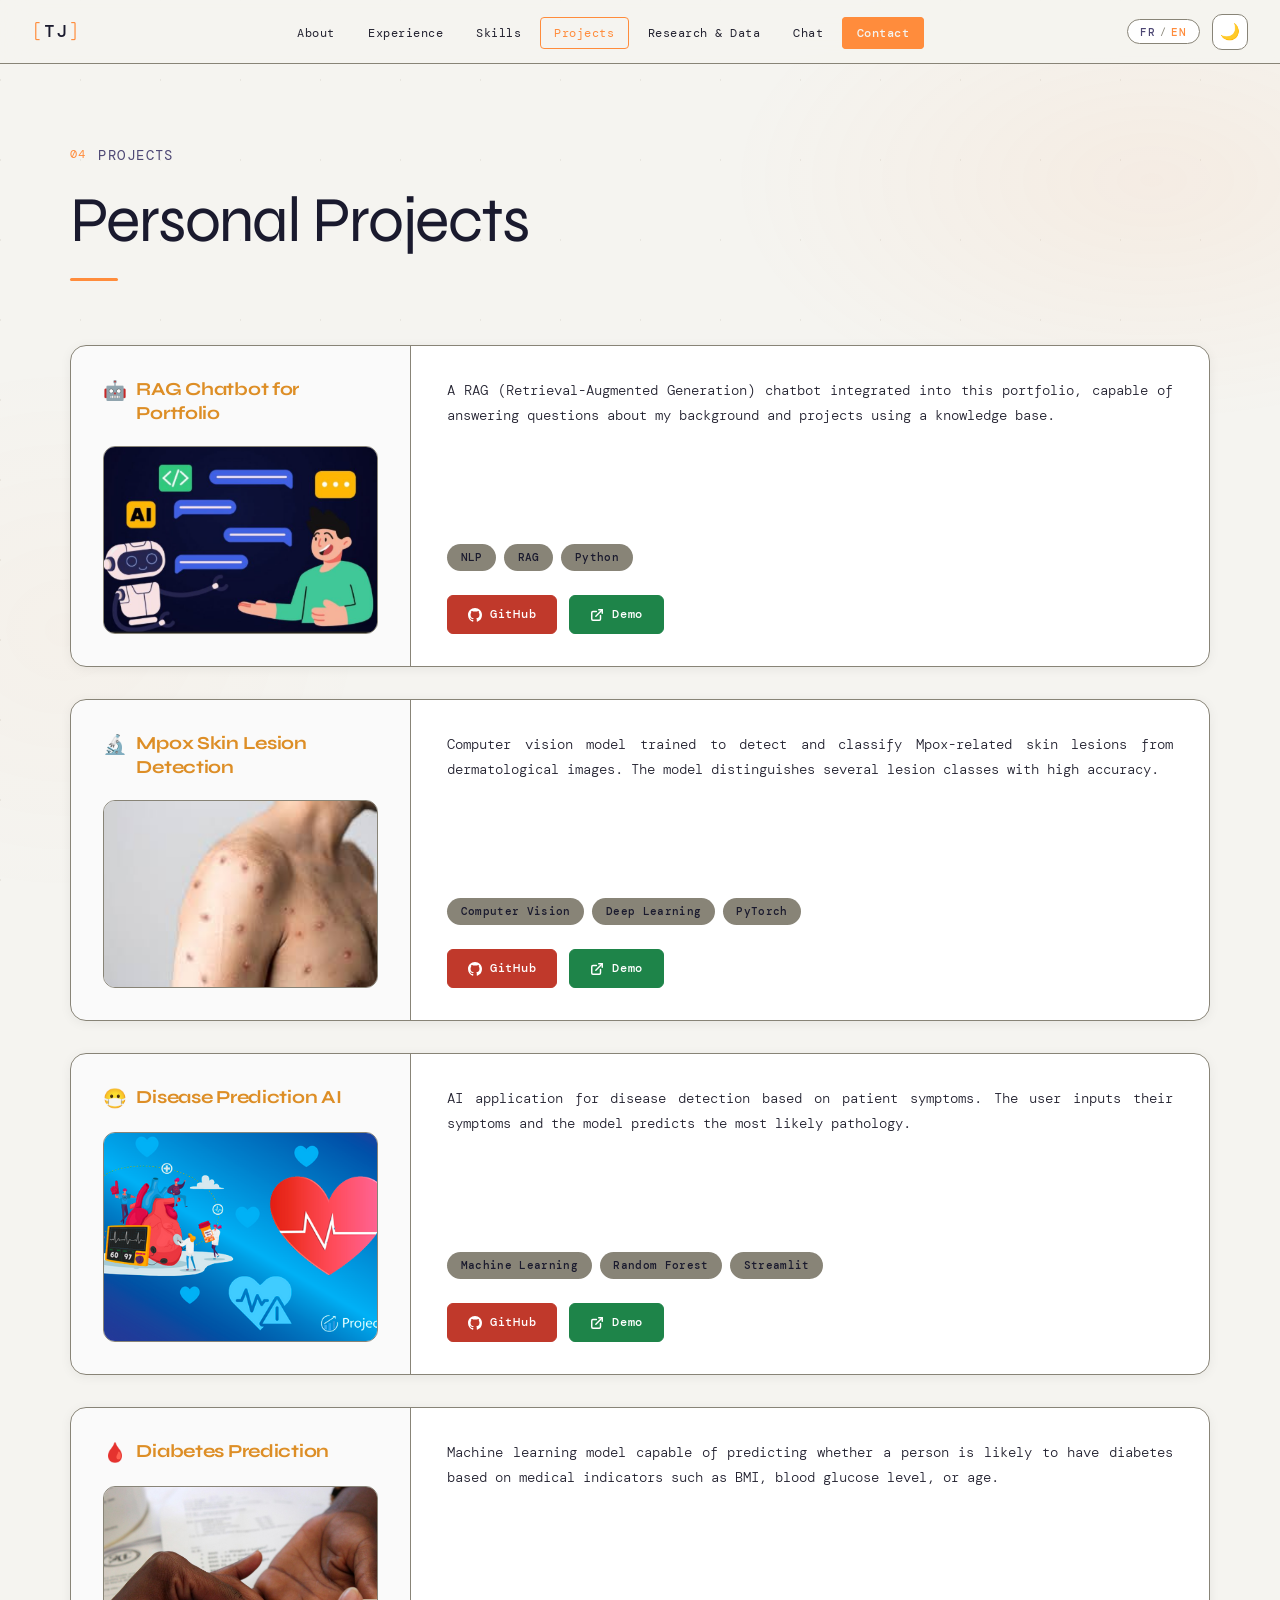
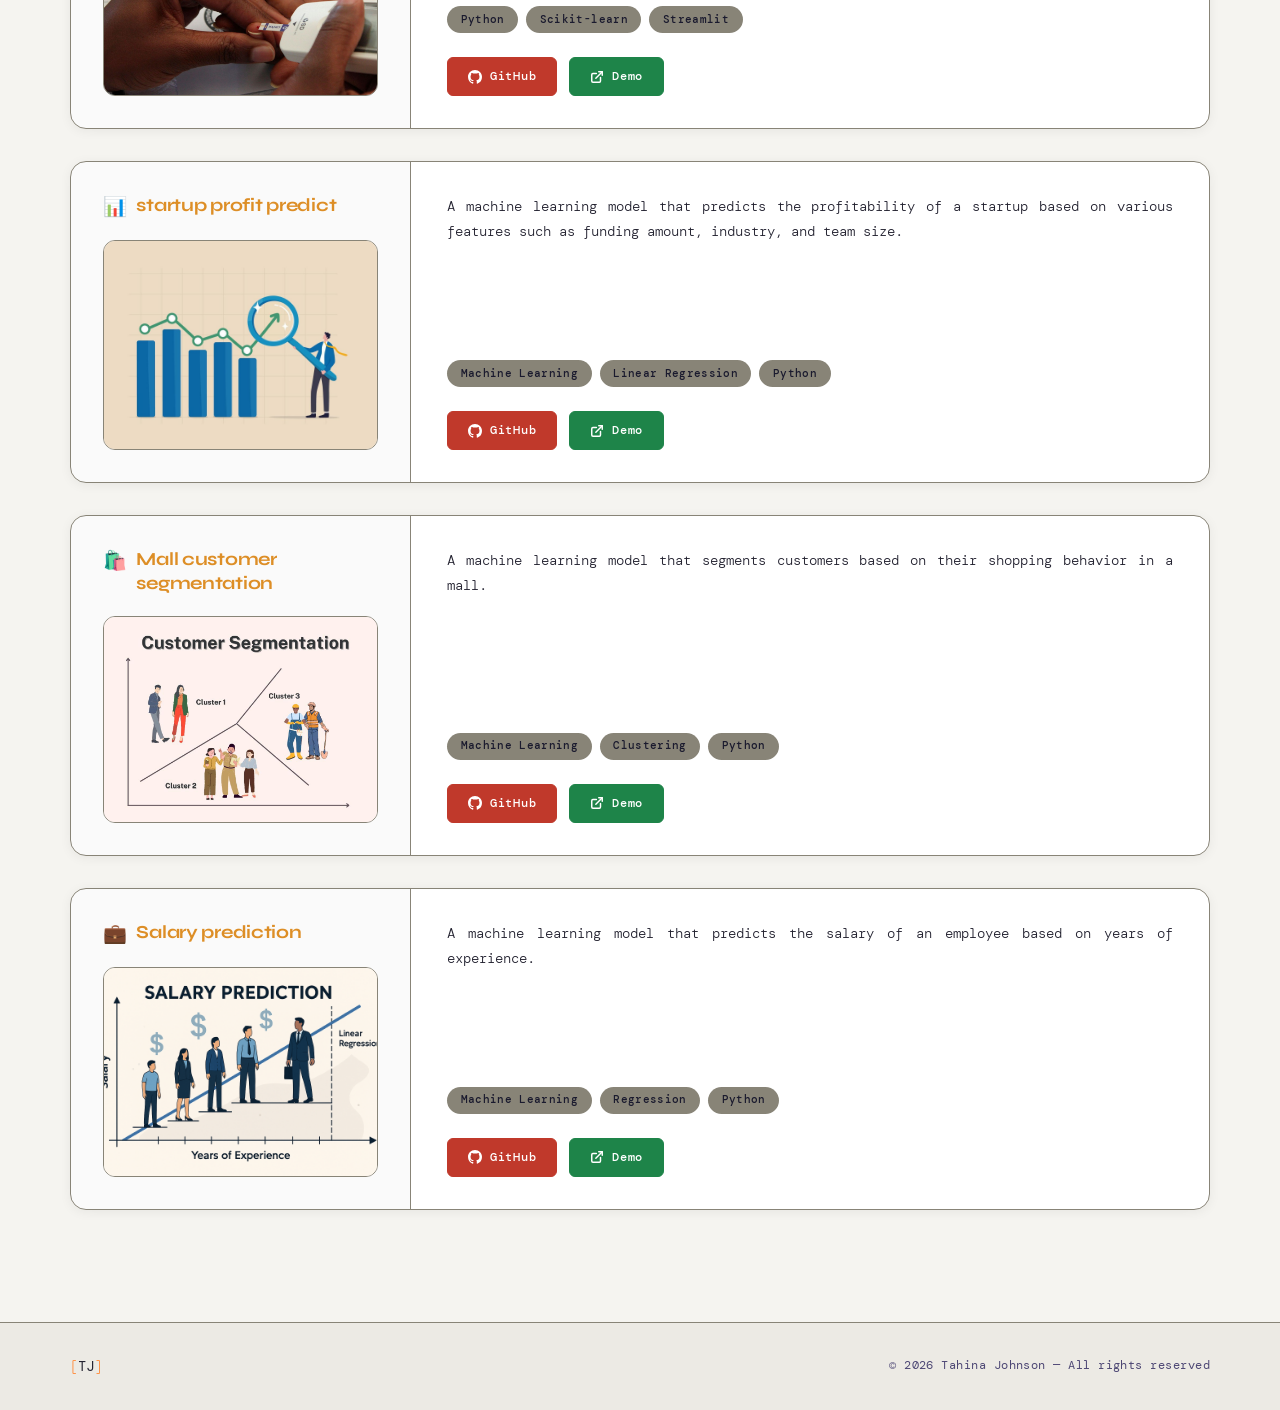
<file: pages/projects.html>
<!DOCTYPE html>
<html lang="en">
<head>
  <meta charset="UTF-8" />
  <meta name="viewport" content="width=device-width, initial-scale=1.0" />
  <title>Projects — Tahina Johnson</title>
  <link rel="preconnect" href="https://fonts.googleapis.com" />
  <link rel="preconnect" href="https://fonts.gstatic.com" crossorigin />
  <link href="https://fonts.googleapis.com/css2?family=Syne:wght@400;600;700;800&family=DM+Mono:wght@300;400;500&display=swap" rel="stylesheet" />
  <link rel="stylesheet" href="../css/style.css" />
  <!-- Anti-flash: apply theme before render -->
  <script>
    (function(){
      var m = localStorage.getItem('portfolio-color-mode');
      if (!m) m = window.matchMedia('(prefers-color-scheme: light)').matches ? 'light' : 'dark';
      document.documentElement.setAttribute('data-color-mode', m);
    })();
  </script>
</head>
<body data-theme="projects">

  <main class="page-main">
    <div class="container">

      <!-- HEADER -->
      <div class="page-header reveal">
        <div class="page-header-meta">
          <span class="section-index">04</span>
          <span class="page-breadcrumb" data-i18n="projects.breadcrumb"></span>
        </div>
        <h1 class="page-title" data-i18n="projects.title"></h1>
        <div class="page-title-line"></div>
      </div>

      <!-- PROJECTS LIST -->
      <div class="proj-list" id="projectsList"></div>

    </div>
  </main>

  <footer class="footer">
    <div class="container footer-inner">
      <span class="footer-logo"><span class="logo-bracket">[</span>TJ<span class="logo-bracket">]</span></span>
      <span class="footer-copy" data-i18n="footer.copy"></span>
    </div>
  </footer>

  <script src="../js/i18n.js"></script>
  <script src="../js/nav.js"></script>
  <script src="../js/projects.js"></script>
  <script>
    injectNav('projects');
    renderProjects();
  </script>
</body>
</html>
</file>
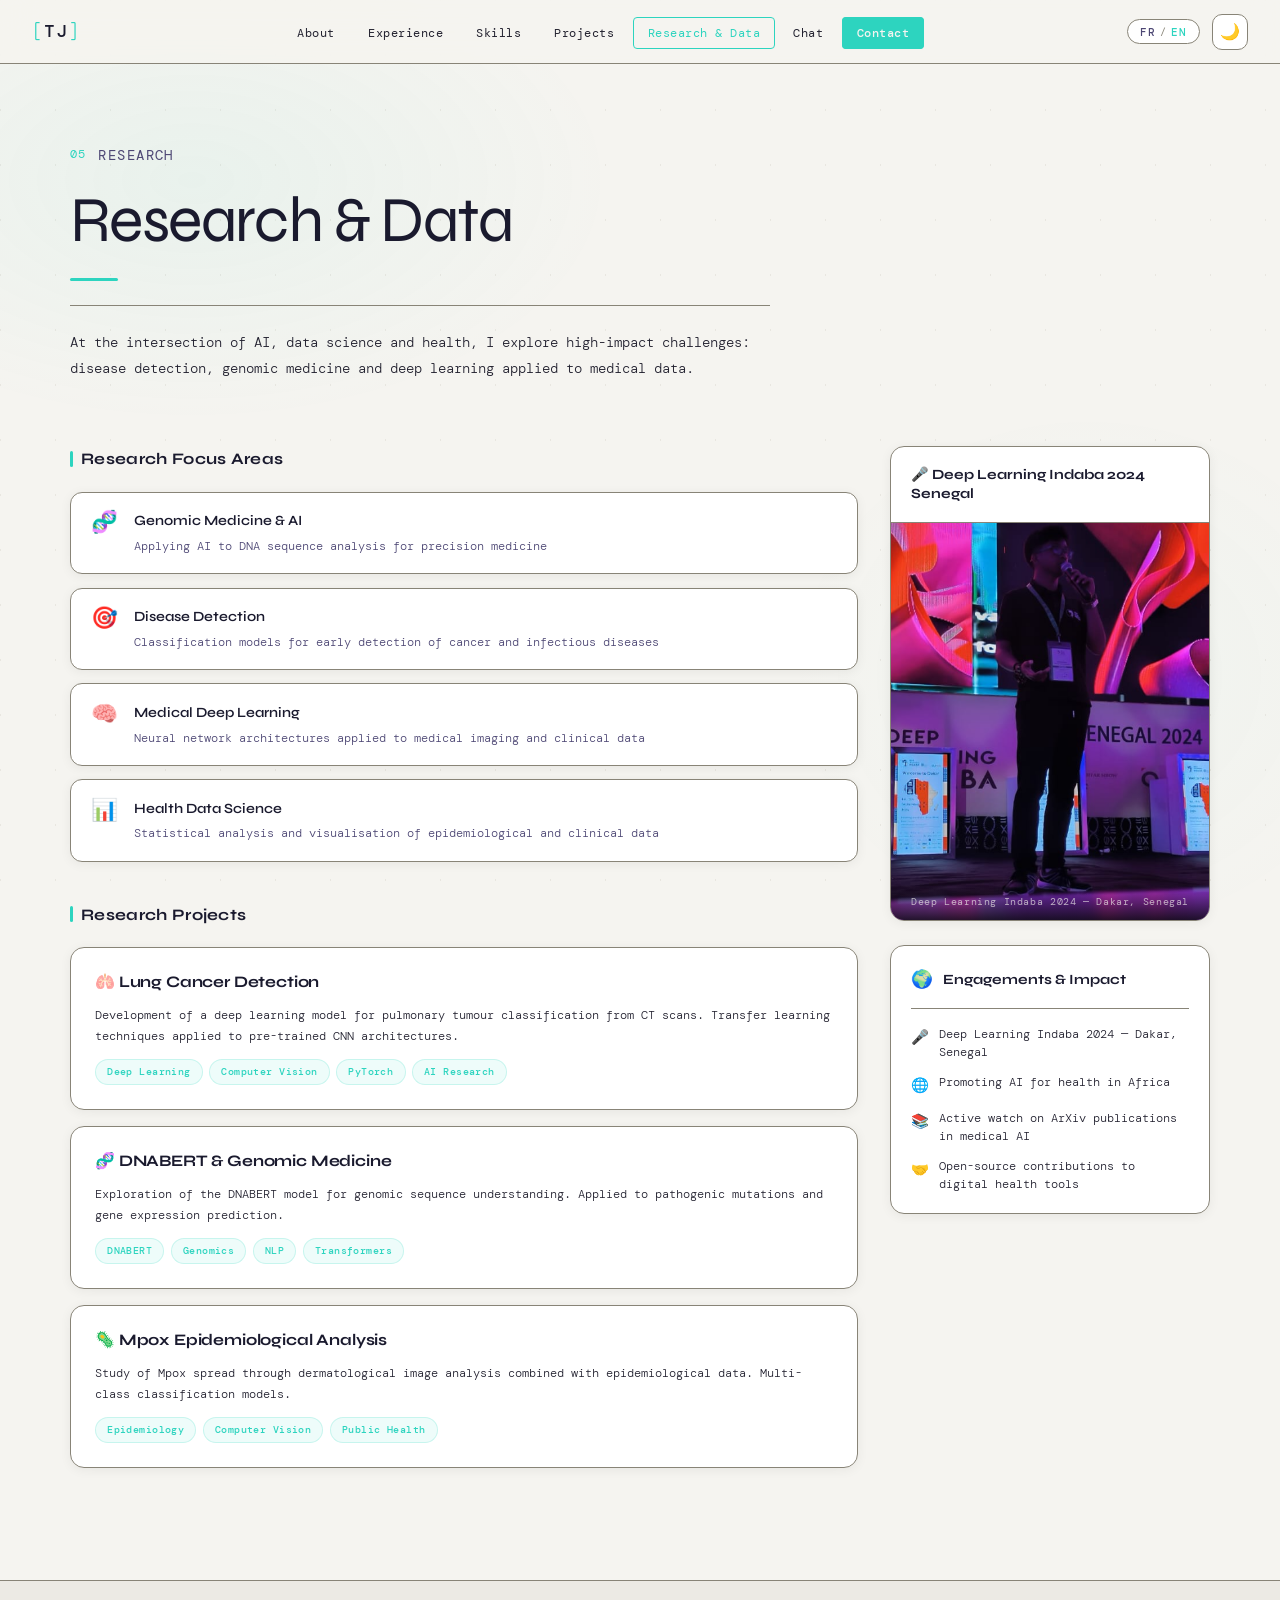
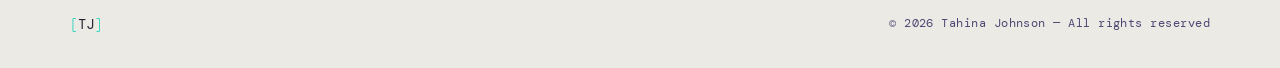
<file: pages/research.html>
<!DOCTYPE html>
<html lang="en">
<head>
  <meta charset="UTF-8" />
  <meta name="viewport" content="width=device-width, initial-scale=1.0" />
  <title>Research & Data — Tahina Johnson</title>
  <link rel="preconnect" href="https://fonts.googleapis.com" />
  <link rel="preconnect" href="https://fonts.gstatic.com" crossorigin />
  <link href="https://fonts.googleapis.com/css2?family=Syne:wght@400;600;700;800&family=DM+Mono:wght@300;400;500&display=swap" rel="stylesheet" />
  <link rel="stylesheet" href="../css/style.css" />
  <!-- Anti-flash: apply theme before render -->
  <script>
    (function(){
      var m = localStorage.getItem('portfolio-color-mode');
      if (!m) m = window.matchMedia('(prefers-color-scheme: light)').matches ? 'light' : 'dark';
      document.documentElement.setAttribute('data-color-mode', m);
    })();
  </script>
</head>
<body data-theme="research">

  <main class="page-main">
    <div class="container">

      <!-- HEADER -->
      <div class="page-header reveal">
        <div class="page-header-meta">
          <span class="section-index">05</span>
          <span class="page-breadcrumb" data-i18n="research.breadcrumb"></span>
        </div>
        <h1 class="page-title" data-i18n="research.title"></h1>
        <div class="page-title-line"></div>
        <p class="res-intro" data-i18n="research.intro"></p>
      </div>

      <!-- ASYMMETRIC TWO-COLUMN LAYOUT -->
      <div class="res-layout reveal">

        <!-- ══════════════ LEFT COLUMN ══════════════ -->
        <div class="res-left">

          <!-- Axes de recherche -->
          <section class="res-block">
            <h2 class="res-block-title" data-i18n="research.axes_title"></h2>
            <ul class="res-axes" id="resAxes"></ul>
          </section>

          <!-- Projets de recherche -->
          <section class="res-block">
            <h2 class="res-block-title" data-i18n="research.projects_title"></h2>
            <div class="res-projects" id="resProjects"></div>
          </section>

        </div>

        <!-- ══════════════ RIGHT COLUMN ══════════════ -->
        <div class="res-right">

          <!-- Media block -->
          <div class="res-media-card">
            <h3 class="res-media-title" data-i18n="research.media_title"></h3>
            <div class="res-media-img-wrap">
              <img
                src="../assets/speech.png"
                alt="Deep Learning Indaba 2024 Sénégal"
                class="res-media-img"
                onerror="this.style.display='none';this.nextElementSibling.style.display='flex';"
              />
              <div class="res-media-fallback">
                <span>📸</span>
                <p data-i18n="research.media_fallback"></p>
              </div>
              <p class="res-media-caption" data-i18n="research.media_caption"></p>
            </div>
          </div>

          <!-- Engagements -->
          <div class="res-engage-card">
            <div class="res-engage-header">
              <span class="res-engage-globe">🌍</span>
              <h3 class="res-engage-title" data-i18n="research.engage_title"></h3>
            </div>
            <ul class="res-engage-list" id="resEngagements"></ul>
          </div>

        </div>

      </div><!-- /res-layout -->

    </div>
  </main>

  <footer class="footer">
    <div class="container footer-inner">
      <span class="footer-logo"><span class="logo-bracket">[</span>TJ<span class="logo-bracket">]</span></span>
      <span class="footer-copy" data-i18n="footer.copy"></span>
    </div>
  </footer>

  <script src="../js/i18n.js"></script>
  <script src="../js/nav.js"></script>
  <script src="../js/research.js"></script>
  <script>
    injectNav('research');
    renderResearch();
  </script>
</body>
</html>
</file>
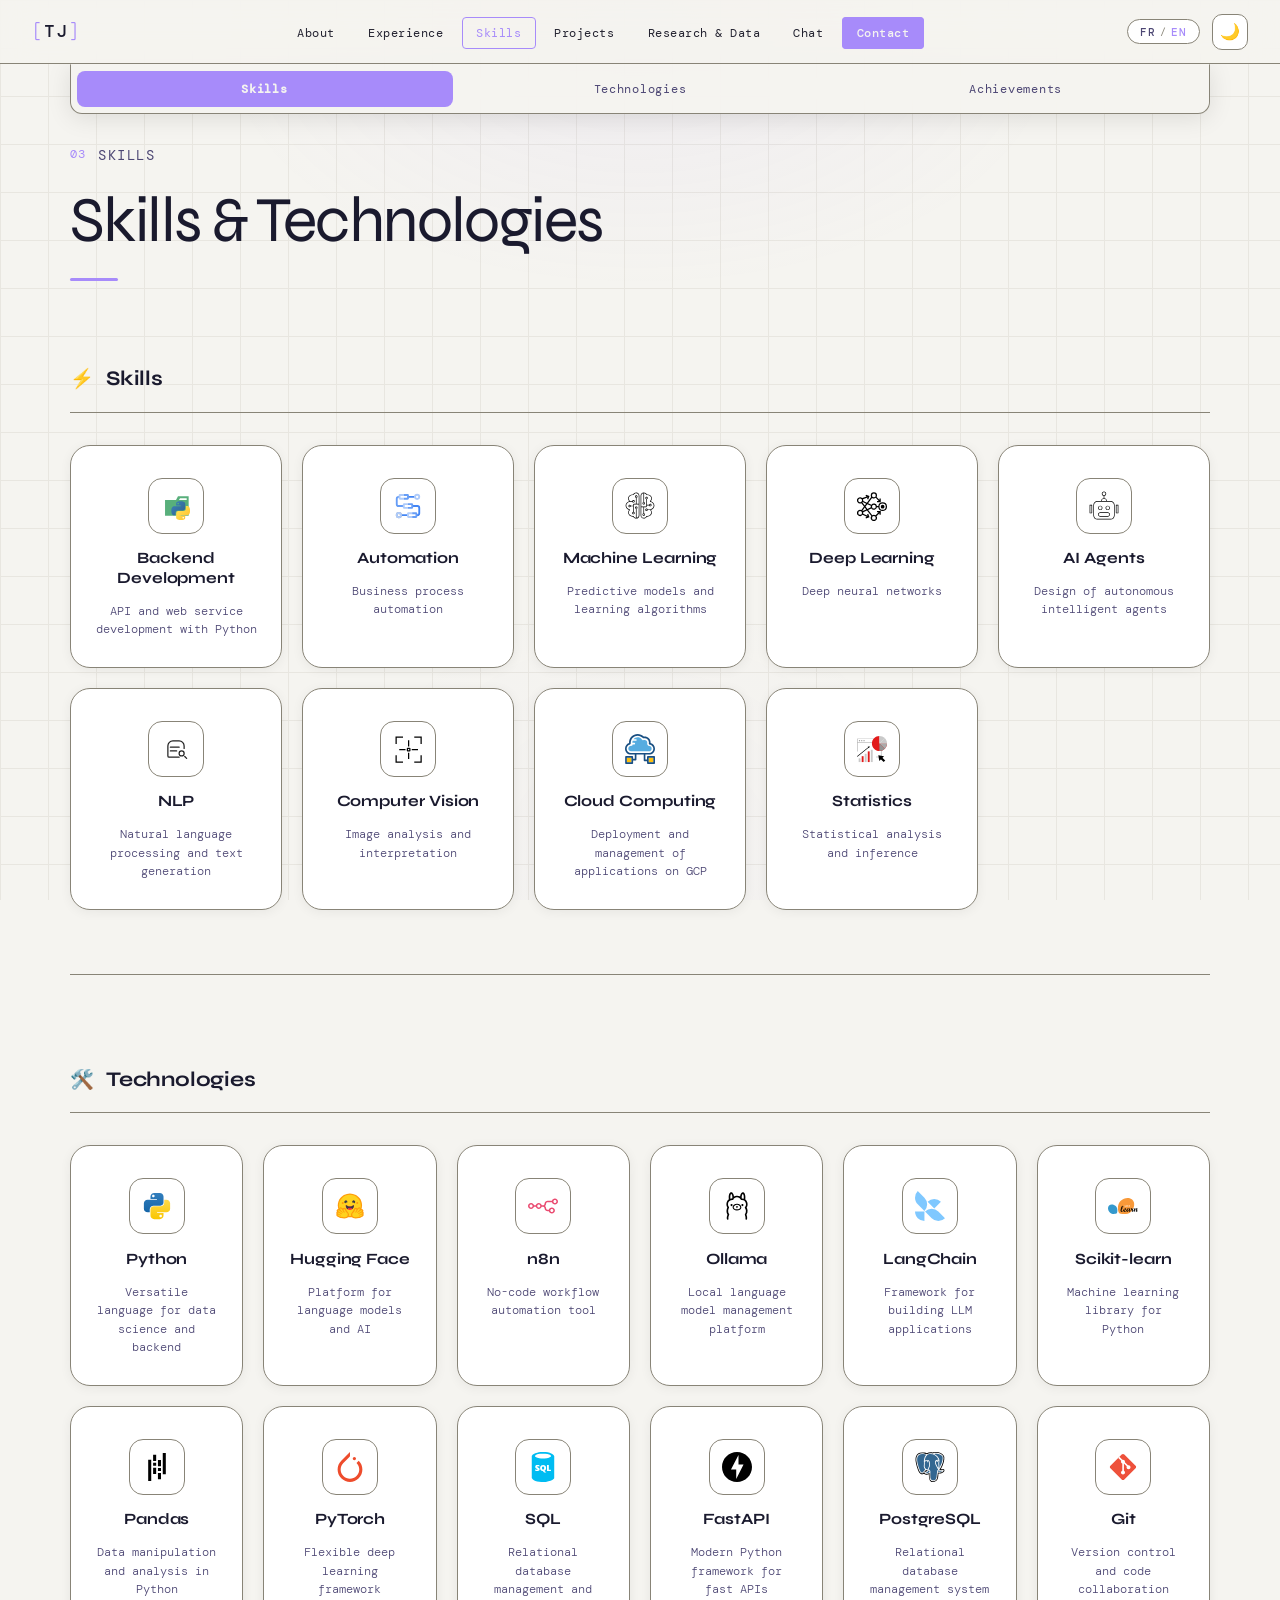
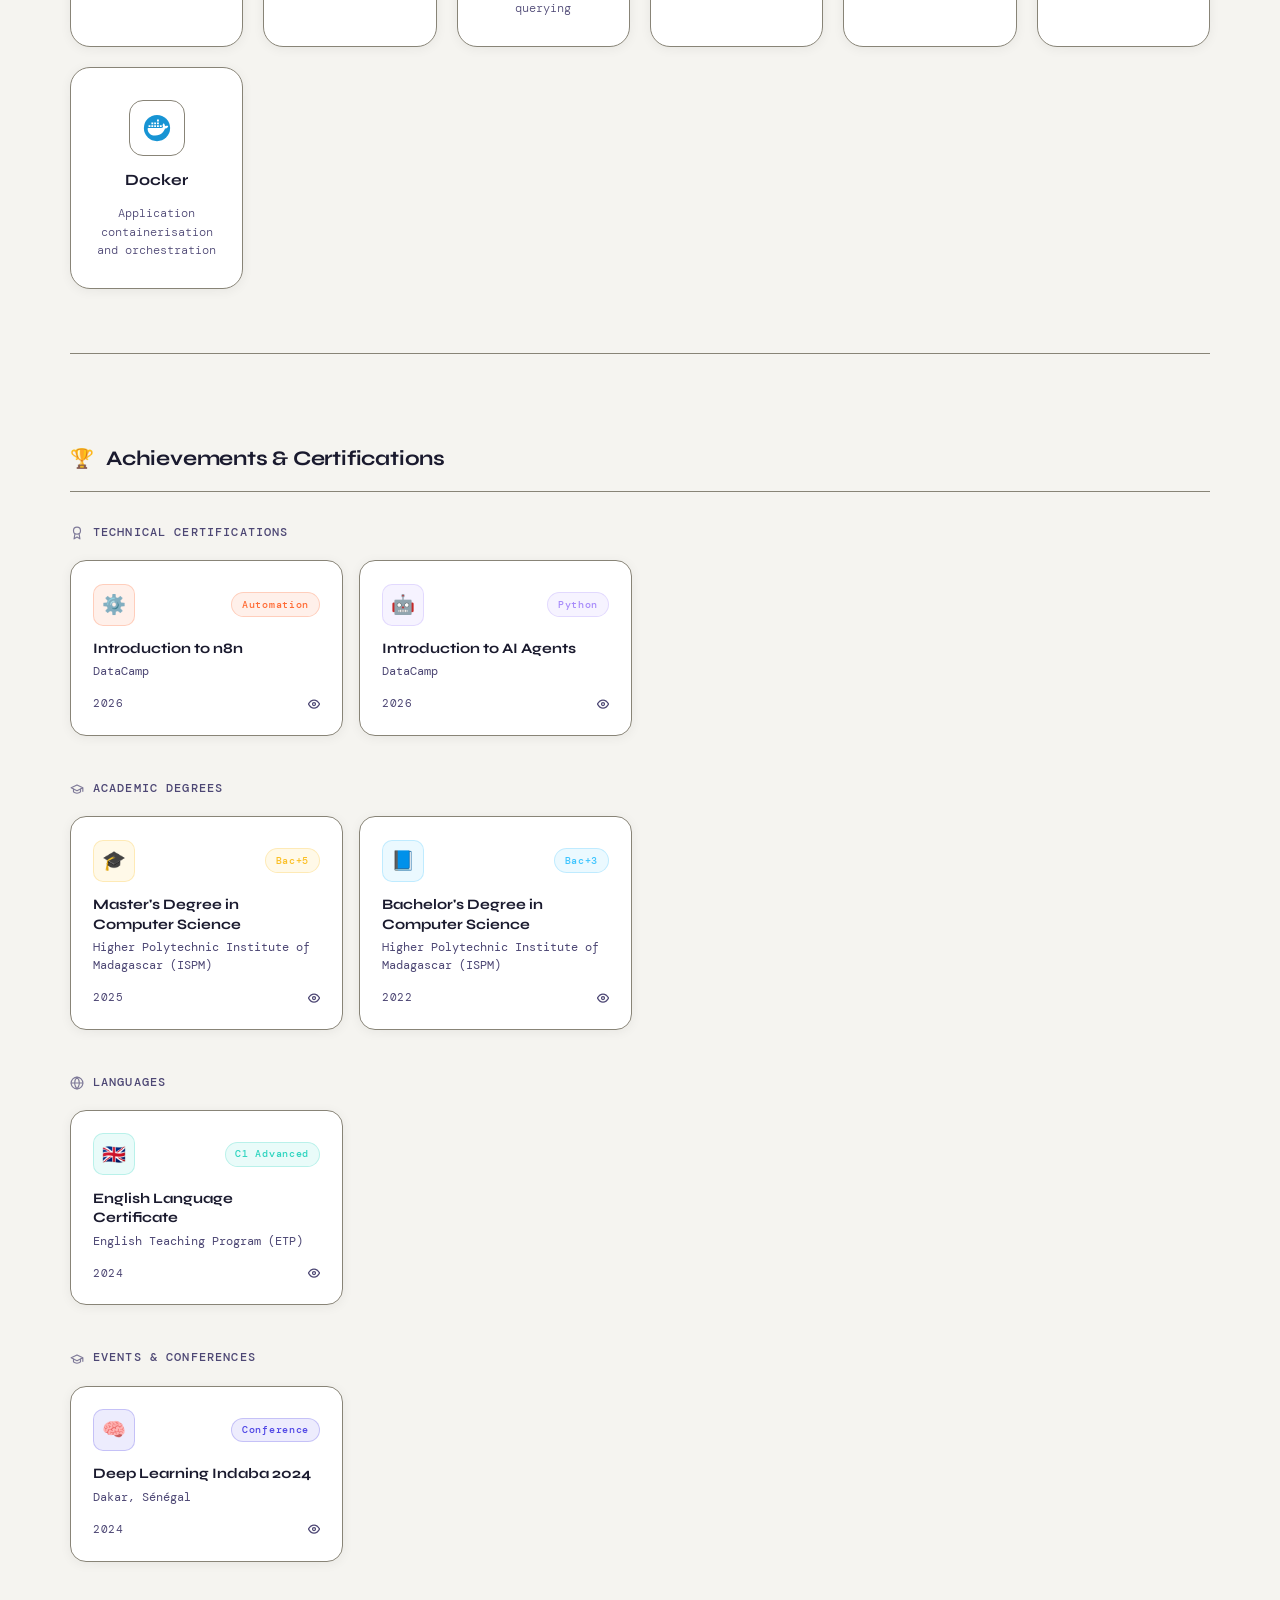
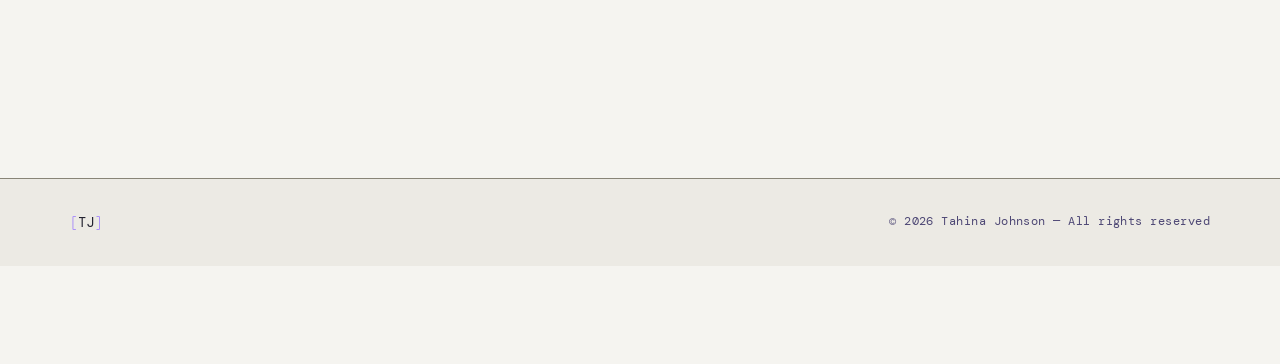
<file: pages/skills.html>
<!DOCTYPE html>
<html lang="en">
<head>
  <meta charset="UTF-8" />
  <meta name="viewport" content="width=device-width, initial-scale=1.0" />
  <title>Skills — Tahina Johnson</title>
  <link rel="preconnect" href="https://fonts.googleapis.com" />
  <link rel="preconnect" href="https://fonts.gstatic.com" crossorigin />
  <link href="https://fonts.googleapis.com/css2?family=Syne:wght@400;600;700;800&family=DM+Mono:wght@300;400;500&display=swap" rel="stylesheet" />
  <link rel="stylesheet" href="../css/style.css" />
  <!-- Anti-flash: apply theme before render -->
  <script>
    (function(){
      var m = localStorage.getItem('portfolio-color-mode');
      if (!m) m = window.matchMedia('(prefers-color-scheme: light)').matches ? 'light' : 'dark';
      document.documentElement.setAttribute('data-color-mode', m);
    })();
  </script>
</head>
<body data-theme="skills">

  <main class="page-main">
    <div class="container">

      <!-- HEADER -->
      <div class="page-header reveal" id="skPageHeader">
        <div class="page-header-meta">
          <span class="section-index">03</span>
          <span class="page-breadcrumb" data-i18n="skills.breadcrumb"></span>
        </div>
        <h1 class="page-title" data-i18n="skills.title"></h1>
        <div class="page-title-line"></div>
      </div>

      <!-- STICKY TAB BAR (sentinel anchors it) -->
      <div class="sk-tabs-sentinel" id="skTabsSentinel"></div>
      <div class="sk-tabs" id="skTabs" role="tablist" aria-label="Sections">
        <button class="sk-tab" role="tab" data-target="section-skills"
          data-i18n="skills.tab_skills" onclick="scrollToSection('section-skills')"></button>
        <button class="sk-tab" role="tab" data-target="section-tech"
          data-i18n="skills.tab_tech" onclick="scrollToSection('section-tech')"></button>
        <button class="sk-tab" role="tab" data-target="section-achievements"
          data-i18n="skills.tab_achievements" onclick="scrollToSection('section-achievements')"></button>
        <div class="sk-tab-indicator" id="skTabIndicator"></div>
      </div>

      <!-- SECTION: Compétences -->
      <section class="sk-section" id="section-skills">
        <div class="sk-section-header">
          <span class="sk-section-icon">⚡</span>
          <h2 class="sk-section-title" data-i18n="skills.section_skills"></h2>
        </div>
        <div class="sk-grid" id="skillsGrid"></div>
      </section>

      <!-- SECTION: Technologies -->
      <section class="sk-section" id="section-tech">
        <div class="sk-section-header">
          <span class="sk-section-icon">🛠️</span>
          <h2 class="sk-section-title" data-i18n="skills.section_tech"></h2>
        </div>
        <div class="sk-grid sk-grid--tech" id="techGrid"></div>
      </section>

      <!-- SECTION: Achievements -->
      <section class="sk-section" id="section-achievements">
        <div class="sk-section-header">
          <span class="sk-section-icon">🏆</span>
          <h2 class="sk-section-title" data-i18n="skills.section_achievements"></h2>
        </div>

        <div class="ach-group">
          <h3 class="ach-group-label">
            <svg width="14" height="14" viewBox="0 0 24 24" fill="none" stroke="currentColor" stroke-width="2" stroke-linecap="round" stroke-linejoin="round">
              <circle cx="12" cy="8" r="6"/><path d="M15.477 12.89L17 22l-5-3-5 3 1.523-9.11"/>
            </svg>
            <span data-i18n="skills.ach_certs"></span>
          </h3>
          <div class="ach-grid" id="achCerts"></div>
        </div>

        <div class="ach-group">
          <h3 class="ach-group-label">
            <svg width="14" height="14" viewBox="0 0 24 24" fill="none" stroke="currentColor" stroke-width="2" stroke-linecap="round" stroke-linejoin="round">
              <path d="M22 10v6M2 10l10-5 10 5-10 5z"/><path d="M6 12v5c3 3 9 3 12 0v-5"/>
            </svg>
            <span data-i18n="skills.ach_diplomas"></span>
          </h3>
          <div class="ach-grid" id="achDiplomas"></div>
        </div>

        <div class="ach-group">
          <h3 class="ach-group-label">
            <svg width="14" height="14" viewBox="0 0 24 24" fill="none" stroke="currentColor" stroke-width="2" stroke-linecap="round" stroke-linejoin="round">
              <circle cx="12" cy="12" r="10"/><path d="M2 12h20M12 2a15.3 15.3 0 0 1 4 10 15.3 15.3 0 0 1-4 10 15.3 15.3 0 0 1-4-10 15.3 15.3 0 0 1 4-10z"/>
            </svg>
            <span data-i18n="skills.ach_langs"></span>
          </h3>
          <div class="ach-grid" id="achLangs"></div>
        </div>

        <div class="ach-group">
          <h3 class="ach-group-label">
            <svg width="14" height="14" viewBox="0 0 24 24" fill="none" stroke="currentColor" stroke-width="2" stroke-linecap="round" stroke-linejoin="round">
              <path d="M22 10v6M2 10l10-5 10 5-10 5z"/><path d="M6 12v5c3 3 9 3 12 0v-5"/>
            </svg>
            <span data-i18n="skills.ach_events"></span>
          </h3>
          <div class="ach-grid" id="achEvents"></div>

      </section>

    </div>
  </main>

  <!-- MODAL -->
  <div class="ach-modal-backdrop" id="achModalBackdrop" onclick="closeModal()">
    <div class="ach-modal" id="achModal" onclick="event.stopPropagation()">
      <button class="ach-modal-close" onclick="closeModal()" aria-label="Fermer">
        <svg width="18" height="18" viewBox="0 0 24 24" fill="none" stroke="currentColor" stroke-width="2.5" stroke-linecap="round">
          <line x1="18" y1="6" x2="6" y2="18"/><line x1="6" y1="6" x2="18" y2="18"/>
        </svg>
      </button>
      <div class="ach-modal-inner" id="achModalInner"></div>
    </div>
  </div>

  <footer class="footer">
    <div class="container footer-inner">
      <span class="footer-logo"><span class="logo-bracket">[</span>TJ<span class="logo-bracket">]</span></span>
      <span class="footer-copy" data-i18n="footer.copy"></span>
    </div>
  </footer>

  <script src="../js/i18n.js"></script>
  <script src="../js/nav.js"></script>
  <script src="../js/skills.js"></script>
  <script>
    injectNav('skills');
    renderSkills();
    renderAchievements();
    initSkillsTabs();
  </script>
</body>
</html>
</file>
<file: css/style.css>
/* === RESET & BASE === */
*, *::before, *::after { box-sizing: border-box; margin: 0; padding: 0; }

:root {
  /* ── Structural (unchanged) ── */
  --nav-h:        64px;
  --font-display: 'Syne', sans-serif;
  --font-mono:    'DM Mono', monospace;
  --accent:       #719e24;
  --accent-dim:   #8ecc20;
  /* page theme defaults */
  --page-accent:   #81b130;
  --page-halo-1:   rgba(91, 224, 65, 0.24);
  --page-halo-2:   rgba(201, 147, 147, 0.082);
  --page-h1-pos:   85% 10%;
  --page-h2-pos:   10% 85%;
  --page-grid-deg: 90deg;
  --page-grid-sz:  60px 60px;
}

/* ═══════════════════════════════════
   COLOR MODE — DARK (default)
═══════════════════════════════════ */
:root,
[data-color-mode="dark"] {
  --bg:      #0a0a0f;
  --bg-alt:  #0f0f17;
  --surface: #14141e;
  --border:  #414150;
  --text-1:  #f0eeea;
  --text-2:  #cdcdd3;
  --text-3:  #c8c8e2;

  /* Nav */
  --nav-bg:        rgba(10,10,15,0.85);
  --nav-bg-scroll: rgba(10,10,15,0.97);

  /* Cards */
  --card-hatch: var(--card-hatch);

  /* Inputs */
  --input-bg:    rgba(255,255,255,0.03);
  --input-focus: rgba(167,139,250,0.08);

  /* Theme toggle icon */
  --theme-icon: '☀️';
}

/* ═══════════════════════════════════
   COLOR MODE — LIGHT
═══════════════════════════════════ */
[data-color-mode="light"] {
  --bg:      #f5f4f0;
  --bg-alt:  #eceae4;
  --surface: #ffffff;
  --border:  #888477;
  --text-1:  #1a1a2e;
  --text-2:  #232230;
  --text-3:  #4d4774;

  /* Nav */
  --nav-bg:        rgba(245,244,240,0.88);
  --nav-bg-scroll: rgba(245,244,240,0.98);

  /* Cards */
  --card-hatch: rgba(0,0,0,0.012);

  /* Inputs */
  --input-bg:    rgba(0,0,0,0.03);
  --input-focus: rgba(167,139,250,0.06);

  /* Theme toggle icon */
  --theme-icon: '🌙';
}

html { scroll-behavior: smooth; font-size: 16px; }
body {
  background: var(--bg);
  color: var(--text-1);
  font-family: var(--font-display);
  overflow-x: hidden;
  line-height: 1.6;
}
a { color: inherit; text-decoration: none; }
ul { list-style: none; }

.container {
  width: min(1140px, 100% - 3rem);
  margin-inline: auto;
}

/* =====================
   PAGE THEMES
===================== */
[data-theme="experience"] {
  --page-accent: #3cc4ff; --page-halo-1: rgba(60,196,255,0.06); --page-halo-2: rgba(60,196,255,0.03);
  --page-h1-pos: 20% 15%; --page-h2-pos: 80% 80%; --page-grid-deg: 75deg; --page-grid-sz: 70px 70px;
}
[data-theme="skills"] {
  --page-accent: #a78bfa; --page-halo-1: rgba(167,139,250,0.07); --page-halo-2: rgba(167,139,250,0.03);
  --page-h1-pos: 50% 5%; --page-h2-pos: 50% 95%; --page-grid-deg: 90deg; --page-grid-sz: 48px 48px;
}
[data-theme="projects"] {
  --page-accent: #ff8c3c; --page-halo-1: rgba(255,140,60,0.07); --page-halo-2: rgba(255,140,60,0.03);
  --page-h1-pos: 90% 20%; --page-h2-pos: 5% 70%; --page-grid-deg: 60deg; --page-grid-sz: 80px 80px;
}
[data-theme="research"] {
  --page-accent: #2dd4bf; --page-halo-1: rgba(45,212,191,0.06); --page-halo-2: rgba(45,212,191,0.03);
  --page-h1-pos: 15% 20%; --page-h2-pos: 85% 75%; --page-grid-deg: 45deg; --page-grid-sz: 55px 55px;
}
[data-theme="chat"] {
  --page-accent: #f472b6; --page-halo-1: rgba(244,114,182,0.06); --page-halo-2: rgba(244,114,182,0.025);
  --page-h1-pos: 70% 10%; --page-h2-pos: 20% 80%; --page-grid-deg: 120deg; --page-grid-sz: 65px 65px;
}
[data-theme="contact"] {
  --page-accent: #fbbf24; --page-halo-1: rgba(251,191,36,0.06); --page-halo-2: rgba(251,191,36,0.025);
  --page-h1-pos: 80% 15%; --page-h2-pos: 15% 85%; --page-grid-deg: 90deg; --page-grid-sz: 72px 72px;
}

/* =====================
   NAVBAR
===================== */
.nav-wrapper {
  position: fixed;
  top: 0; left: 0; right: 0;
  z-index: 100;
}

.navbar {
  display: flex;
  align-items: center;
  justify-content: space-between;
  height: var(--nav-h);
  padding: 0 2rem;
  background: var(--nav-bg);
  backdrop-filter: blur(16px);
  border-bottom: 1px solid var(--border);
  transition: background 0.3s;
}

.navbar.scrolled { background: var(--nav-bg-scroll); }

.nav-logo {
  font-family: var(--font-mono);
  font-size: 1.1rem;
  font-weight: 500;
  letter-spacing: 0.05em;
  color: var(--text-1);
  transition: color 0.2s;
  flex-shrink: 0;
}
.nav-logo:hover { color: var(--page-accent, var(--accent)); }
.logo-bracket { color: var(--page-accent, var(--accent)); font-weight: 300; }

.nav-links {
  display: flex;
  align-items: center;
  gap: 0.25rem;
  flex: 1;
  justify-content: center;
}

.nav-link {
  font-family: var(--font-mono);
  font-size: 0.78rem;
  font-weight: 400;
  letter-spacing: 0.04em;
  color: var(--text-2);
  padding: 0.45rem 0.85rem;
  border-radius: 4px;
  border: 1px solid transparent;
  transition: color 0.2s, border-color 0.2s, background 0.2s;
  white-space: nowrap;
}
.nav-link:hover { color: var(--text-1); background: var(--surface); }
.nav-link.active { color: var(--page-accent) !important; border-color: var(--page-accent) !important; }
.nav-link--cta {
  color: var(--bg) !important;
  background: var(--page-accent, var(--accent));
  border-color: var(--page-accent, var(--accent));
  font-weight: 500;
}
.nav-link--cta:hover { opacity: 0.85; transform: translateY(-1px); }

/* Right side: lang + hamburger */
.nav-right {
  display: flex;
  align-items: center;
  gap: 0.75rem;
  flex-shrink: 0;
}

/* Lang switcher */
.lang-switch {
  display: flex;
  align-items: center;
  gap: 0.3rem;
  background: var(--surface);
  border: 1px solid var(--border);
  border-radius: 100px;
  padding: 0.3rem 0.75rem;
  cursor: pointer;
  transition: border-color 0.2s;
}
.lang-switch:hover { border-color: var(--text-3); }

.lang-opt {
  font-family: var(--font-mono);
  font-size: 0.68rem;
  font-weight: 500;
  letter-spacing: 0.08em;
  color: var(--text-3);
  transition: color 0.2s;
}
.lang-opt.lang-active { color: var(--page-accent, var(--accent)); }
.lang-sep { font-family: var(--font-mono); font-size: 0.6rem; color: var(--border); }

/* Hamburger */
.hamburger {
  display: none;
  flex-direction: column;
  gap: 5px;
  background: none;
  border: none;
  cursor: pointer;
  padding: 4px;
}
.hamburger span {
  display: block;
  width: 22px; height: 1.5px;
  background: var(--text-2);
  transition: transform 0.3s, opacity 0.3s;
}
.hamburger.open span:nth-child(1) { transform: translateY(6.5px) rotate(45deg); }
.hamburger.open span:nth-child(2) { opacity: 0; }
.hamburger.open span:nth-child(3) { transform: translateY(-6.5px) rotate(-45deg); }

/* =====================
   HERO
===================== */
.hero {
  position: relative;
  min-height: 100svh;
  display: flex;
  align-items: center;
  overflow: hidden;
  padding-top: var(--nav-h);
}

.hero-noise {
  position: absolute; inset: 0;
  background-image:
    radial-gradient(ellipse 60% 60% at 80% 20%, rgba(184,255,60,0.06) 0%, transparent 60%),
    radial-gradient(ellipse 40% 40% at 20% 80%, rgba(184,255,60,0.03) 0%, transparent 60%);
  pointer-events: none;
}

.hero-grid-lines {
  position: absolute; inset: 0;
  background-image:
    linear-gradient(var(--border) 1px, transparent 1px),
    linear-gradient(90deg, var(--border) 1px, transparent 1px);
  background-size: 60px 60px;
  opacity: 0.4;
  pointer-events: none;
}

.hero-inner {
  position: relative;
  z-index: 1;
  padding-block: 5rem;
}

/* Hero split layout (text left, photo right) */
.hero-split {
  display: grid;
  grid-template-columns: 1fr auto;
  align-items: center;
  gap: 4rem;
}

.hero-text { max-width: 600px; }

.hero-tag {
  display: inline-flex;
  align-items: center;
  gap: 0.5rem;
  font-family: var(--font-mono);
  font-size: 0.75rem;
  letter-spacing: 0.08em;
  color: var(--accent);
  border: 1px solid rgba(118, 163, 41, 0.25);
  border-radius: 100px;
  padding: 0.35rem 1rem;
  margin-bottom: 2rem;
  animation: fadeUp 0.8s 0.1s both;
}

.dot {
  width: 6px; height: 6px;
  border-radius: 50%;
  background: var(--accent);
  animation: pulse 2s infinite;
}
@keyframes pulse { 0%,100%{opacity:1} 50%{opacity:0.3} }

.hero-title {
  font-size: clamp(3rem, 7vw, 5.5rem);
  font-weight: 700;
  line-height: 1.05;
  letter-spacing: -0.02em;
  margin-bottom: 1.5rem;
  animation: fadeUp 0.8s 0.2s both;
}

.accent { color: var(--page-accent, var(--accent)); }

.hero-sub {
  display: block;
  font-size: clamp(1rem, 2.2vw, 1.6rem);
  font-weight: 400;
  color: var(--text-2);
  letter-spacing: 0.01em;
  margin-top: 0.25em;
}

.hero-desc {
  max-width: 480px;
  color: var(--text-2);
  font-size: 0.95rem;
  font-family: var(--font-mono);
  font-weight: 300;
  line-height: 1.7;
  margin-bottom: 2.5rem;
  animation: fadeUp 0.8s 0.3s both;
}

.hero-actions {
  display: flex;
  gap: 1rem;
  flex-wrap: wrap;
  animation: fadeUp 0.8s 0.4s both;
}

/* Photo */
.hero-photo-wrap {
  position: relative;
  width: 280px; height: 280px;
  flex-shrink: 0;
  animation: fadeUp 0.8s 0.35s both;
}

.hero-photo-ring {
  position: absolute;
  inset: -8px;
  border-radius: 50%;
  border: 1.5px solid rgba(184,255,60,0.3);
  animation: spinRing 14s linear infinite;
  background: conic-gradient(
    from 0deg,
    rgba(184,255,60,0.2) 0%,
    transparent 40%,
    rgba(184,255,60,0.08) 70%,
    transparent 100%
  );
}
@keyframes spinRing { from{transform:rotate(0deg)} to{transform:rotate(360deg)} }

.hero-photo {
  width: 100%; height: 100%;
  object-fit: cover;
  border-radius: 50%;
  border: 2px solid var(--border);
  display: block;
  position: relative;
  z-index: 1;
}

.hero-photo-placeholder {
  position: absolute; inset: 0;
  border-radius: 50%;
  background: var(--surface);
  border: 2px solid var(--border);
  display: flex;
  align-items: center;
  justify-content: center;
  z-index: 1;
  font-family: var(--font-mono);
  font-size: 2.2rem;
  font-weight: 700;
  color: var(--accent);
  letter-spacing: 0.05em;
}

/* Scroll hint */
.hero-scroll-hint {
  position: absolute;
  bottom: 2rem; left: 50%;
  transform: translateX(-50%);
  display: flex;
  flex-direction: column;
  align-items: center;
  gap: 0.5rem;
  animation: fadeUp 1s 0.8s both;
}
.hero-scroll-hint span {
  font-family: var(--font-mono);
  font-size: 0.65rem;
  letter-spacing: 0.12em;
  color: var(--text-3);
  text-transform: uppercase;
}
.scroll-line {
  width: 1px; height: 40px;
  background: linear-gradient(var(--accent), transparent);
  animation: scrollDown 1.8s ease-in-out infinite;
}
@keyframes scrollDown {
  0%   { transform:scaleY(0); transform-origin:top; opacity:0; }
  40%  { transform:scaleY(1); transform-origin:top; opacity:1; }
  60%  { transform:scaleY(1); transform-origin:bottom; opacity:1; }
  100% { transform:scaleY(0); transform-origin:bottom; opacity:0; }
}

/* Buttons */
.btn {
  display: inline-flex;
  align-items: center;
  gap: 0.5rem;
  padding: 0.75rem 1.75rem;
  font-family: var(--font-mono);
  font-size: 0.82rem;
  font-weight: 500;
  letter-spacing: 0.05em;
  border-radius: 4px;
  border: 1px solid transparent;
  cursor: pointer;
  transition: all 0.2s;
}
.btn--primary {
  background: var(--page-accent, var(--accent));
  color: var(--bg);
  border-color: var(--page-accent, var(--accent));
}
.btn--primary:hover { opacity: 0.85; transform: translateY(-2px); }
.btn--ghost {
  background: transparent;
  color: var(--text-1);
  border-color: var(--border);
}
.btn--ghost:hover { border-color: var(--text-2); transform: translateY(-2px); }

/* =====================
   ABOUT SECTION
===================== */
.about-body {
  display: grid;
  grid-template-columns: 1fr 280px;
  gap: 4rem;
  align-items: start;
}

.about-greeting {
  font-size: clamp(1.1rem, 2vw, 1.3rem);
  font-weight: 600;
  color: var(--text-1);
  margin-bottom: 1.5rem;
  line-height: 1.4;
}

.about-text {
  font-family: var(--font-mono);
  font-size: 0.9rem;
  font-weight: 300;
  color: var(--text-2);
  line-height: 1.8;
  margin-bottom: 1.2rem;
}

.about-actions {
  display: flex;
  gap: 1rem;
  flex-wrap: wrap;
  margin-top: 2rem;
}

.about-sidebar {
  display: flex;
  flex-direction: column;
  border: 1px solid var(--border);
  border-radius: 8px;
  overflow: hidden;
}

.about-card {
  display: flex;
  align-items: flex-start;
  gap: 1rem;
  padding: 1.25rem 1.5rem;
  background: var(--surface);
  border-bottom: 1px solid var(--border);
  transition: background 0.2s;
}
.about-card:last-child { border-bottom: none; }
.about-card:hover { background: var(--bg-alt); }

.about-card-icon {
  font-size: 1rem;
  color: var(--page-accent, var(--accent));
  flex-shrink: 0;
  margin-top: 2px;
}
.about-card-label {
  font-family: var(--font-mono);
  font-size: 0.65rem;
  letter-spacing: 0.1em;
  color: var(--text-3);
  text-transform: uppercase;
  margin-bottom: 0.3rem;
}
.about-card-value {
  font-family: var(--font-mono);
  font-size: 0.82rem;
  font-weight: 500;
  color: var(--text-1);
  line-height: 1.4;
}

/* =====================
   COMING SOON
===================== */
.coming-soon {
  display: flex;
  flex-direction: column;
  align-items: center;
  justify-content: center;
  gap: 1.25rem;
  min-height: 220px;
  border: 1px dashed var(--border);
  border-radius: 8px;
  background: repeating-linear-gradient(
    -45deg, transparent, transparent 8px,
    var(--card-hatch) 8px, var(--card-hatch) 16px
  );
}
.cs-icon {
  font-size: 2rem;
  color: var(--page-accent, var(--accent));
  opacity: 0.4;
  animation: rotate 6s linear infinite;
}
@keyframes rotate { from{transform:rotate(0deg)} to{transform:rotate(360deg)} }
.cs-text {
  font-family: var(--font-mono);
  font-size: 0.78rem;
  letter-spacing: 0.1em;
  color: var(--text-3);
  text-transform: uppercase;
}

/* =====================
   FOOTER
===================== */
.footer {
  padding-block: 2rem;
  border-top: 1px solid var(--border);
}
.footer-inner {
  display: flex;
  align-items: center;
  justify-content: space-between;
  gap: 1rem;
  flex-wrap: wrap;
}
.footer-logo {
  font-family: var(--font-mono);
  font-size: 0.9rem;
  color: var(--text-2);
}
.footer-copy {
  font-family: var(--font-mono);
  font-size: 0.72rem;
  color: var(--text-3);
  letter-spacing: 0.04em;
}

/* =====================
   INNER PAGES
===================== */
.page-main {
  position: relative;
  min-height: 100svh;
  padding-top: calc(var(--nav-h) + 5rem);
  padding-bottom: 7rem;
  overflow: hidden;
}
.page-main::before {
  content: '';
  position: fixed; inset: 0;
  background-image:
    linear-gradient(var(--page-grid-deg), var(--border) 1px, transparent 1px),
    linear-gradient(calc(var(--page-grid-deg) + 90deg), var(--border) 1px, transparent 1px);
  background-size: var(--page-grid-sz);
  opacity: 0.28;
  pointer-events: none;
  z-index: 0;
}
.page-main::after {
  content: '';
  position: fixed; inset: 0;
  background:
    radial-gradient(ellipse 55% 45% at var(--page-h1-pos), var(--page-halo-1) 0%, transparent 60%),
    radial-gradient(ellipse 40% 50% at var(--page-h2-pos), var(--page-halo-2) 0%, transparent 60%);
  pointer-events: none;
  z-index: 0;
}
.page-main .container { position: relative; z-index: 1; }

.page-header { margin-bottom: 4rem; }
.page-header-meta {
  display: flex;
  align-items: center;
  gap: 0.75rem;
  margin-bottom: 1.25rem;
}
.page-breadcrumb {
  font-family: var(--font-mono);
  font-size: 0.9rem;
  letter-spacing: 0.1em;
  color: var(--text-3);
  text-transform: uppercase;
}
.section-index {
  font-family: var(--font-mono);
  font-size: 0.72rem;
  color: var(--page-accent, var(--accent));
  letter-spacing: 0.1em;
}
.page-title {
  font-size: clamp(2rem, 5vw, 5rem);
  font-weight: 350;
  letter-spacing: -0.025em;
  line-height: 1.05;
  color: var(--text-1);
  margin-bottom: 1.5rem;
}
.page-title-line {
  width: 48px; height: 3px;
  background: var(--page-accent, var(--accent));
  border-radius: 2px;
}

/* =====================
   ANIMATIONS
===================== */
@keyframes fadeUp {
  from { opacity: 0; transform: translateY(24px); }
  to   { opacity: 1; transform: translateY(0); }
}

/* =====================
   RESPONSIVE
===================== */
@media (max-width: 900px) {
  .nav-links {
    position: fixed;
    top: var(--nav-h); left: 0; right: 0;
    background: var(--nav-bg-scroll);
    flex-direction: column;
    align-items: stretch;
    padding: 1.5rem 1.5rem 2rem;
    gap: 0.25rem;
    border-bottom: 1px solid var(--border);
    transform: translateY(-110%);
    opacity: 0;
    transition: transform 0.35s cubic-bezier(0.4,0,0.2,1), opacity 0.35s;
    pointer-events: none;
  }
  .nav-links.open { transform: translateY(0); opacity: 1; pointer-events: auto; }
  .nav-link { font-size: 0.9rem; padding: 0.75rem 1rem; }
  .hamburger { display: flex; }

  .hero-split {
    grid-template-columns: 1fr;
    text-align: center;
  }
  .hero-photo-wrap {
    width: 200px; height: 200px;
    margin: 0 auto;
    order: -1;
  }
  .hero-desc { max-width: 100%; }
  .hero-actions { justify-content: center; }
  .hero-tag { margin-left: auto; margin-right: auto; }

  .about-body {
    grid-template-columns: 1fr;
    gap: 2.5rem;
  }
}

@media (max-width: 560px) {
  .hero-actions { flex-direction: column; }
  .btn { justify-content: center; }
  .page-title { font-size: clamp(2rem, 10vw, 3rem); }
  .about-actions { flex-direction: column; }
  .lang-switch { padding: 0.25rem 0.6rem; }
}

/* =====================
   EXPERIENCE PAGE
===================== */
.exp-title-icon {
  margin-right: 0.6rem;
  font-size: 0.85em;
  filter: sepia(0.4) saturate(1.2);
}

/* Timeline wrapper */
.exp-timeline {
  display: flex;
  flex-direction: column;
  gap: 0;
}

/* Card shell — coming-soon texture */
.exp-card {
  border-radius: 12px;
  border: 1px solid var(--border);
  background: repeating-linear-gradient(
    -45deg,
    transparent,
    transparent 10px,
    var(--card-hatch) 10px,
    var(--card-hatch) 20px
  );
  overflow: hidden;
  transition: border-color 0.3s, box-shadow 0.3s;
}

.exp-card:hover {
  border-color: rgba(60,196,255,0.25);
  box-shadow: 0 0 40px rgba(60,196,255,0.05);
}

/* Inner grid: 2 columns */
.exp-card-inner {
  display: grid;
  grid-template-columns: 1fr 1fr;
  min-height: 340px;
}

/* Z-pattern: odd card = text left / details right */
.exp-card--odd .exp-main    { order: 1; border-right: 1px solid var(--border); }
.exp-card--odd .exp-details { order: 2; }

/* Z-pattern: even card = details left / text right */
.exp-card--even .exp-details { order: 1; border-right: 1px solid var(--border); }
.exp-card--even .exp-main    { order: 2; }

/* Main block (title + image) */
.exp-main {
  padding: 2.25rem 2rem;
  display: flex;
  flex-direction: column;
  gap: 0.75rem;
}

.exp-badge {
  display: inline-flex;
  align-items: center;
  align-self: flex-start;
  font-family: var(--font-mono);
  font-size: 0.65rem;
  font-weight: 500;
  letter-spacing: 0.1em;
  text-transform: uppercase;
  padding: 0.25rem 0.75rem;
  border-radius: 100px;
  background: rgba(60,196,255,0.1);
  color: #3cc4ff;
  border: 1px solid rgba(60,196,255,0.25);
}

.exp-badge--intern {
  background: rgba(167,139,250,0.1);
  color: #a78bfa;
  border-color: rgba(167,139,250,0.25);
}

.exp-role {
  font-size: clamp(1.2rem, 2.2vw, 1.55rem);
  font-weight: 700;
  letter-spacing: -0.015em;
  line-height: 1.2;
  color: var(--text-1);
}

.exp-company {
  display: flex;
  align-items: center;
  gap: 0.5rem;
  flex-wrap: wrap;
}

.exp-company-name {
  font-family: var(--font-mono);
  font-size: 0.82rem;
  font-weight: 500;
  color: var(--page-accent, #3cc4ff);
}

.exp-dot-sep {
  color: var(--text-3);
  font-size: 0.9rem;
}

.exp-period {
  font-family: var(--font-mono);
  font-size: 0.75rem;
  color: var(--text-3);
  letter-spacing: 0.04em;
}

/* Illustrative image area */
.exp-image-wrap {
  margin-top: auto;
  padding-top: 1.25rem;
}

.exp-image-placeholder {
  position: relative;
  height: 120px;
  border-radius: 8px;
  border: 1px solid var(--border);
  overflow: hidden;
  background: var(--bg);
}

/* Code illustration */
.exp-image--code {
  background: linear-gradient(135deg, #0d1117 0%, #0a0a0f 100%);
  padding: 1.25rem;
}

.code-lines {
  display: flex;
  flex-direction: column;
  gap: 0.5rem;
}

.code-lines span {
  display: block;
  height: 6px;
  border-radius: 3px;
  background: linear-gradient(90deg, rgba(60,196,255,0.3), rgba(60,196,255,0.1));
}

.code-lines span:nth-child(even) {
  background: linear-gradient(90deg, rgba(184,255,60,0.2), rgba(184,255,60,0.06));
  margin-left: 1.5rem;
}

.code-badge {
  position: absolute;
  bottom: 0.6rem;
  right: 0.75rem;
  font-family: var(--font-mono);
  font-size: 0.6rem;
  letter-spacing: 0.1em;
  color: rgba(60,196,255,0.7);
  background: rgba(60,196,255,0.08);
  border: 1px solid rgba(60,196,255,0.15);
  border-radius: 4px;
  padding: 0.15rem 0.5rem;
}

.code-badge--cyan { color: rgba(60,196,255,0.7); background: rgba(60,196,255,0.08); border-color: rgba(60,196,255,0.15); }

/* AI/NLP illustration */
.exp-image--ai { background: linear-gradient(135deg, #080d14 0%, #0a0a0f 100%); }

.ai-nodes {
  position: absolute;
  inset: 0;
}

.ai-edges {
  position: absolute;
  inset: 0;
  width: 100%; height: 100%;
}

.ai-node {
  position: absolute;
  width: 10px; height: 10px;
  border-radius: 50%;
  background: rgba(60,196,255,0.6);
  border: 1px solid rgba(60,196,255,0.4);
  transform: translate(-50%, -50%);
  animation: nodePulse 3s ease-in-out infinite;
}

.ai-node:nth-child(2) { animation-delay: 0.8s; }
.ai-node:nth-child(3) { animation-delay: 1.6s; }

.ai-node--sm {
  width: 6px; height: 6px;
  background: rgba(167,139,250,0.5);
  border-color: rgba(167,139,250,0.3);
}

@keyframes nodePulse {
  0%, 100% { box-shadow: 0 0 0 0 rgba(60,196,255,0.4); }
  50%       { box-shadow: 0 0 0 4px rgba(60,196,255,0); }
}

/* Details block (bullets) */
.exp-details {
  padding: 2.25rem 2rem;
  display: flex;
  flex-direction: column;
  gap: 1rem;
  justify-content: center;
}

.exp-details-label {
  font-family: var(--font-mono);
  font-size: 0.65rem;
  letter-spacing: 0.12em;
  text-transform: uppercase;
  color: var(--text-3);
}

.exp-bullets {
  display: flex;
  flex-direction: column;
  gap: 0.75rem;
  list-style: none;
}

.exp-bullets li {
  display: flex;
  align-items: flex-start;
  gap: 0.75rem;
  font-family: var(--font-mono);
  font-size: 0.85rem;
  font-weight: 300;
  color: var(--text-2);
  line-height: 1.5;
}

.exp-bullets li::before {
  content: '▸';
  color: #3cc4ff;
  flex-shrink: 0;
  font-size: 0.75rem;
  margin-top: 2px;
}

/* Tech tags */
.exp-tags {
  display: flex;
  flex-wrap: wrap;
  gap: 0.4rem;
  margin-top: 0.5rem;
}

.exp-tag {
  font-family: var(--font-mono);
  font-size: 0.65rem;
  letter-spacing: 0.06em;
  color: var(--text-3);
  background: var(--surface);
  border: 1px solid var(--border);
  border-radius: 4px;
  padding: 0.2rem 0.55rem;
}

/* Connector between cards */
.exp-connector {
  display: flex;
  align-items: center;
  justify-content: center;
  flex-direction: column;
  padding: 1rem 0;
  gap: 0;
}

.exp-connector-line {
  width: 1px;
  height: 28px;
  background: linear-gradient(var(--border), transparent);
}

.exp-connector-line:last-child {
  background: linear-gradient(transparent, var(--border));
}

.exp-connector-dot {
  width: 8px; height: 8px;
  border-radius: 50%;
  background: var(--page-accent, #3cc4ff);
  border: 2px solid var(--bg);
  box-shadow: 0 0 0 2px var(--page-accent, #3cc4ff);
  flex-shrink: 0;
}

/* =====================
   RESPONSIVE — EXPERIENCE
===================== */
@media (max-width: 768px) {
  .exp-card-inner {
    grid-template-columns: 1fr;
  }

  /* Stack in reading order on mobile: badge → title → period → bullets → image */
  .exp-card--odd .exp-main,
  .exp-card--odd .exp-details,
  .exp-card--even .exp-main,
  .exp-card--even .exp-details {
    order: unset;
    border-right: none;
    border-bottom: 1px solid var(--border);
  }

  .exp-card--odd .exp-main    { order: 1; }
  .exp-card--odd .exp-details { order: 2; border-bottom: none; }
  .exp-card--even .exp-main   { order: 1; }
  .exp-card--even .exp-details { order: 2; border-bottom: none; }

  .exp-main, .exp-details { padding: 1.5rem; }

  .exp-image-placeholder { height: 90px; }
}

/* =====================
   SKILLS PAGE
===================== */
.sk-section {
  margin-bottom: 4.5rem;
}

.sk-section-header {
  display: flex;
  align-items: center;
  gap: 0.75rem;
  margin-bottom: 2rem;
  padding-bottom: 1rem;
  border-bottom: 1px solid var(--border);
}

.sk-section-icon {
  font-size: 1.2rem;
  line-height: 1;
}

.sk-section-title {
  font-size: 1.3rem;
  font-weight: 700;
  letter-spacing: -0.01em;
  color: var(--text-1);
}

/* Grid */
.sk-grid {
  display: grid;
  grid-template-columns: repeat(auto-fill, minmax(200px, 1fr));
  gap: 1.25rem;
}

.sk-grid--tech {
  grid-template-columns: repeat(auto-fill, minmax(170px, 1fr));
}

/* Card */
.sk-card {
  position: relative;
  display: flex;
  flex-direction: column;
  align-items: center;
  text-align: center;
  gap: 0.9rem;
  padding: 2rem 1.5rem 1.75rem;
  border-radius: 20px;
  border: 1px solid var(--border);
  background: repeating-linear-gradient(
    -45deg,
    transparent,
    transparent 10px,
    var(--card-hatch) 10px,
    var(--card-hatch) 20px
  );
  cursor: default;
  transition:
    border-color 0.3s,
    transform 0.3s cubic-bezier(0.34,1.56,0.64,1),
    box-shadow 0.3s,
    background 0.3s;
  overflow: hidden;
}

/* Glow layer on hover */
.sk-card::before {
  content: '';
  position: absolute;
  inset: 0;
  border-radius: inherit;
  background: radial-gradient(
    ellipse 80% 60% at 50% 0%,
    rgba(167,139,250,0.12),
    transparent 70%
  );
  opacity: 0;
  transition: opacity 0.35s;
  pointer-events: none;
}

.sk-card:hover::before { opacity: 1; }

.sk-card:hover {
  border-color: rgba(167,139,250,0.35);
  transform: translateY(-5px) scale(1.02);
  box-shadow:
    0 8px 32px rgba(167,139,250,0.1),
    0 2px 8px rgba(0,0,0,0.3);
}

/* Icon wrapper */
.sk-card-icon-wrap {
  width: 56px;
  height: 56px;
  display: flex;
  align-items: center;
  justify-content: center;
  border-radius: 14px;
  background: var(--surface);
  border: 1px solid var(--border);
  transition: border-color 0.3s, background 0.3s;
  flex-shrink: 0;
}

.sk-card:hover .sk-card-icon-wrap {
  border-color: rgba(167,139,250,0.3);
  background: rgba(167,139,250,0.06);
}

.sk-card-icon {
  width: 30px;
  height: 30px;
  object-fit: contain;
  /* Keep colors but allow slight brightness on hover */
  transition: transform 0.3s;
}

.sk-card:hover .sk-card-icon { transform: scale(1.1); }

.sk-card-icon-fallback {
  font-size: 1.4rem;
  color: var(--page-accent, #a78bfa);
  align-items: center;
  justify-content: center;
}

/* Text */
.sk-card-name {
  font-size: 0.98rem;
  font-weight: 700;
  letter-spacing: -0.005em;
  color: var(--text-1);
  line-height: 1.25;
}

.sk-card-desc {
  font-family: var(--font-mono);
  font-size: 0.75rem;
  font-weight: 300;
  color: var(--text-3);
  line-height: 1.55;
}

/* Responsive */
@media (max-width: 640px) {
  .sk-grid,
  .sk-grid--tech {
    grid-template-columns: repeat(2, 1fr);
    gap: 0.85rem;
  }
  .sk-card { padding: 1.5rem 1rem 1.25rem; border-radius: 16px; }
  .sk-card-icon-wrap { width: 46px; height: 46px; }
  .sk-card-icon { width: 24px; height: 24px; }
}

@media (max-width: 360px) {
  .sk-grid,
  .sk-grid--tech { grid-template-columns: 1fr; }
}

/* =====================
   PROJECTS PAGE
===================== */
.proj-list {
  display: flex;
  flex-direction: column;
  gap: 2rem;
}

/* Card shell */
.proj-card {
  border-radius: 16px;
  border: 1px solid var(--border);
  background: repeating-linear-gradient(
    -45deg,
    transparent,
    transparent 10px,
    var(--card-hatch) 10px,
    var(--card-hatch) 20px
  );
  overflow: hidden;
  transition: border-color 0.3s, box-shadow 0.3s, transform 0.3s;
}

.proj-card:hover {
  border-color: rgba(255,140,60,0.3);
  box-shadow: 0 8px 40px rgba(255,140,60,0.06);
  transform: translateY(-3px);
}

/* Inner flex row */
.proj-card-inner {
  display: flex;
  min-height: 320px;
}

/* ---- LEFT ---- */
.proj-left {
  flex: 0 0 340px;
  display: flex;
  flex-direction: column;
  padding: 2rem;
  border-right: 1px solid var(--border);
  background: var(--card-hatch);
  gap: 1.25rem;
}

.proj-title {
  display: flex;
  align-items: flex-start;
  gap: 0.6rem;
  font-size: 1.15rem;
  font-weight: 700;
  letter-spacing: -0.015em;
  line-height: 1.3;
  color: #dd8e26;
}

.proj-emoji {
  font-size: 1.2rem;
  flex-shrink: 0;
  margin-top: 1px;
}

/* Project image */
.proj-image-wrap {
  position: relative;
  flex: 1;
  border-radius: 12px;
  overflow: hidden;
  border: 1px solid var(--border);
  background: var(--surface);
  min-height: 180px;
}

.proj-image {
  width: 100%;
  height: 100%;
  object-fit: cover;
  display: block;
  transition: transform 0.5s ease;
}

.proj-card:hover .proj-image { transform: scale(1.04); }

.proj-image-fallback {
  position: absolute;
  inset: 0;
  display: flex;
  align-items: center;
  justify-content: center;
  font-size: 3.5rem;
  opacity: 0.25;
}

.proj-image-wrap--fallback .proj-image-fallback { opacity: 0.25; }

/* ---- RIGHT ---- */
.proj-right {
  flex: 1;
  padding: 2rem 2.25rem;
  display: flex;
  flex-direction: column;
  gap: 1.5rem;
  justify-content: space-between;
}

.proj-desc {
  font-family: var(--font-mono);
  font-size: 0.875rem;
  font-weight: 300;
  color: #b0aec0;
  line-height: 1.8;
  text-align: justify;
  flex: 1;
}

/* Tags */
.proj-tags {
  display: flex;
  flex-wrap: wrap;
  gap: 0.5rem;
}

.proj-tag {
  font-family: var(--font-mono);
  font-size: 0.7rem;
  font-weight: 500;
  letter-spacing: 0.03em;
  color: #1a1a2e;
  background: #f0eeea;
  border-radius: 100px;
  padding: 0.3rem 0.85rem;
  white-space: nowrap;
}

/* Action buttons */
.proj-actions {
  display: flex;
  gap: 0.75rem;
  flex-wrap: wrap;
}

.proj-btn {
  display: inline-flex;
  align-items: center;
  gap: 0.5rem;
  padding: 0.55rem 1.25rem;
  font-family: var(--font-mono);
  font-size: 0.75rem;
  font-weight: 500;
  letter-spacing: 0.06em;
  border-radius: 6px;
  border: 1px solid transparent;
  cursor: pointer;
  transition: all 0.2s;
  text-decoration: none;
}

.proj-btn--github {
  background: #c0392b;
  color: #fff;
  border-color: #c0392b;
}

.proj-btn--github:hover {
  background: #a93226;
  border-color: #a93226;
  transform: translateY(-2px);
  box-shadow: 0 4px 16px rgba(192,57,43,0.35);
}

.proj-btn--demo {
  background: #1e8449;
  color: #fff;
  border-color: #1e8449;
}

.proj-btn--demo:hover {
  background: #196f3d;
  border-color: #196f3d;
  transform: translateY(-2px);
  box-shadow: 0 4px 16px rgba(30,132,73,0.35);
}

/* =====================
   RESPONSIVE — PROJECTS
===================== */
@media (max-width: 840px) {
  .proj-card-inner {
    flex-direction: column;
  }

  .proj-left {
    flex: none;
    border-right: none;
    border-bottom: 1px solid var(--border);
    padding: 1.75rem 1.75rem 1.5rem;
    gap: 1rem;
  }

  .proj-image-wrap { min-height: 200px; max-height: 240px; }

  .proj-right {
    padding: 1.5rem 1.75rem 1.75rem;
    gap: 1.25rem;
  }
}

@media (max-width: 480px) {
  .proj-left, .proj-right { padding: 1.25rem; }
  .proj-desc { font-size: 0.82rem; }
  .proj-actions { gap: 0.5rem; }
  .proj-btn { padding: 0.5rem 1rem; font-size: 0.7rem; }
}

/* =====================
   RESEARCH PAGE
===================== */

/* Intro paragraph after title */
.res-intro {
  font-family: var(--font-mono);
  font-size: 0.9rem;
  font-weight: 300;
  color: var(--text-2);
  line-height: 1.8;
  max-width: 700px;
  margin-top: 1.5rem;
  padding-top: 1.5rem;
  border-top: 1px solid var(--border);
}

/* ── Two-column asymmetric layout ── */
.res-layout {
  display: grid;
  grid-template-columns: 1fr 320px;
  gap: 2rem;
  align-items: start;
}

/* Shared block wrapper */
.res-block {
  margin-bottom: 2.5rem;
}
.res-block:last-child { margin-bottom: 0; }

.res-block-title {
  font-size: 1rem;
  font-weight: 700;
  letter-spacing: 0.02em;
  color: var(--text-1);
  margin-bottom: 1.25rem;
  display: flex;
  align-items: center;
  gap: 0.5rem;
}

.res-block-title::before {
  content: '';
  display: inline-block;
  width: 3px;
  height: 1em;
  background: var(--page-accent, #2dd4bf);
  border-radius: 2px;
  flex-shrink: 0;
}

/* ── LEFT — Axes ── */
.res-axes {
  display: flex;
  flex-direction: column;
  gap: 0.85rem;
  list-style: none;
}

.res-axis-item {
  display: flex;
  align-items: flex-start;
  gap: 1rem;
  padding: 1.1rem 1.25rem;
  border-radius: 12px;
  border: 1px solid var(--border);
  background: repeating-linear-gradient(
    -45deg, transparent, transparent 10px,
    rgba(255,255,255,0.006) 10px, rgba(255,255,255,0.006) 20px
  );
  transition: border-color 0.25s, background 0.25s;
}

.res-axis-item:hover {
  border-color: rgba(45,212,191,0.3);
  background: rgba(45,212,191,0.03);
}

.res-axis-icon {
  font-size: 1.35rem;
  flex-shrink: 0;
  line-height: 1;
  margin-top: 2px;
}

.res-axis-label {
  font-size: 0.88rem;
  font-weight: 600;
  color: var(--text-1);
  margin-bottom: 0.25rem;
}

.res-axis-desc {
  font-family: var(--font-mono);
  font-size: 0.75rem;
  font-weight: 300;
  color: var(--text-3);
  line-height: 1.55;
}

/* ── LEFT — Research project cards ── */
.res-projects {
  display: flex;
  flex-direction: column;
  gap: 1rem;
}

.res-proj-card {
  padding: 1.5rem;
  border-radius: 14px;
  border: 1px solid var(--border);
  background: repeating-linear-gradient(
    -45deg, transparent, transparent 10px,
    var(--card-hatch) 10px, var(--card-hatch) 20px
  );
  display: flex;
  flex-direction: column;
  gap: 0.75rem;
  cursor: default;
  transition: transform 0.25s cubic-bezier(0.34,1.56,0.64,1), border-color 0.25s, box-shadow 0.25s;
}

.res-proj-card:hover {
  transform: scale(1.02);
  border-color: rgba(45,212,191,0.3);
  box-shadow: 0 6px 28px rgba(45,212,191,0.07);
}

.res-proj-title {
  font-size: 1rem;
  font-weight: 700;
  letter-spacing: -0.01em;
  color: var(--text-1);
  line-height: 1.3;
}

.res-proj-desc {
  font-family: var(--font-mono);
  font-size: 0.78rem;
  font-weight: 300;
  color: var(--text-2);
  line-height: 1.7;
}

.res-proj-badges {
  display: flex;
  flex-wrap: wrap;
  gap: 0.4rem;
}

.res-badge {
  font-family: var(--font-mono);
  font-size: 0.65rem;
  font-weight: 500;
  letter-spacing: 0.04em;
  color: #2dd4bf;
  background: rgba(45,212,191,0.08);
  border: 1px solid rgba(45,212,191,0.2);
  border-radius: 100px;
  padding: 0.22rem 0.7rem;
  white-space: nowrap;
}

/* ── RIGHT — Sticky column ── */
.res-right {
  display: flex;
  flex-direction: column;
  gap: 1.5rem;
  position: sticky;
  top: calc(var(--nav-h) + 2rem);
}

/* Media card */
.res-media-card {
  border-radius: 14px;
  border: 1px solid var(--border);
  background: repeating-linear-gradient(
    -45deg, transparent, transparent 10px,
    var(--card-hatch) 10px, var(--card-hatch) 20px
  );
  overflow: hidden;
}

.res-media-title {
  font-size: 0.88rem;
  font-weight: 700;
  color: var(--text-1);
  padding: 1.1rem 1.25rem;
  border-bottom: 1px solid var(--border);
  line-height: 1.4;
}

.res-media-img-wrap {
  position: relative;
  /* Portrait ratio ~4:5 */
  aspect-ratio: 4 / 5;
  background: var(--surface);
  overflow: hidden;
}

.res-media-img {
  width: 100%;
  height: 100%;
  object-fit: cover;
  display: block;
  transition: transform 0.5s ease;
}

.res-media-card:hover .res-media-img { transform: scale(1.04); }

.res-media-fallback {
  position: absolute;
  inset: 0;
  display: none;
  flex-direction: column;
  align-items: center;
  justify-content: center;
  gap: 0.5rem;
  color: var(--text-3);
  font-family: var(--font-mono);
  font-size: 0.75rem;
  letter-spacing: 0.06em;
}
.res-media-fallback span { font-size: 2.5rem; opacity: 0.3; }

.res-media-caption {
  position: absolute;
  bottom: 0; left: 0; right: 0;
  padding: 0.6rem 1rem;
  font-family: var(--font-mono);
  font-size: 0.65rem;
  letter-spacing: 0.06em;
  color: rgba(240,238,234,0.7);
  background: linear-gradient(transparent, rgba(10,10,15,0.85));
  text-align: center;
}

/* Engagements card */
.res-engage-card {
  border-radius: 14px;
  border: 1px solid var(--border);
  background: repeating-linear-gradient(
    -45deg, transparent, transparent 10px,
    var(--card-hatch) 10px, var(--card-hatch) 20px
  );
  padding: 1.25rem;
}

.res-engage-header {
  display: flex;
  align-items: center;
  gap: 0.6rem;
  margin-bottom: 1rem;
  padding-bottom: 0.85rem;
  border-bottom: 1px solid var(--border);
}

.res-engage-globe { font-size: 1.1rem; }

.res-engage-title {
  font-size: 0.88rem;
  font-weight: 700;
  color: var(--text-1);
}

.res-engage-list {
  display: flex;
  flex-direction: column;
  gap: 0.75rem;
  list-style: none;
}

.res-engage-item {
  display: flex;
  align-items: flex-start;
  gap: 0.65rem;
}

.res-engage-item-icon { font-size: 0.9rem; flex-shrink: 0; margin-top: 1px; }

.res-engage-item-text {
  font-family: var(--font-mono);
  font-size: 0.75rem;
  font-weight: 300;
  color: var(--text-2);
  line-height: 1.5;
}

/* ── Responsive ── */
@media (max-width: 900px) {
  .res-layout {
    grid-template-columns: 1fr;
  }

  .res-right {
    position: static;
    display: grid;
    grid-template-columns: 1fr 1fr;
    gap: 1rem;
    align-items: start;
  }

  .res-media-img-wrap { aspect-ratio: 4 / 3; }
}

@media (max-width: 560px) {
  .res-right { grid-template-columns: 1fr; }
  .res-proj-card:hover { transform: none; }
}

/* =====================
   CONTACT PAGE
===================== */

/* Two-column layout */
.ct-layout {
  display: grid;
  grid-template-columns: 1fr 1fr;
  gap: 3rem;
  align-items: start;
}

/* ── LEFT CTA ── */
.ct-left {
  position: sticky;
  top: calc(var(--nav-h) + 2rem);
}

.ct-cta-wrap {
  display: flex;
  flex-direction: column;
  gap: 1.25rem;
}

.ct-eyebrow {
  font-family: var(--font-mono);
  font-size: 0.72rem;
  letter-spacing: 0.15em;
  color: var(--page-accent, #fbbf24);
  text-transform: uppercase;
}

.ct-heading {
  font-size: clamp(2.5rem, 5vw, 4rem);
  font-weight: 800;
  letter-spacing: -0.03em;
  line-height: 1.05;
  color: var(--text-1);
  white-space: pre-line;
}

.ct-sub {
  font-family: var(--font-mono);
  font-size: 0.88rem;
  font-weight: 300;
  color: var(--text-2);
  line-height: 1.75;
  max-width: 380px;
}

.ct-fun {
  font-family: var(--font-mono);
  font-size: 0.8rem;
  font-weight: 300;
  color: var(--text-3);
  line-height: 1.6;
  max-width: 380px;
  padding-left: 1rem;
  border-left: 2px solid var(--page-accent, #fbbf24);
  font-style: italic;
}

/* Mail button */
.ct-mail-btn {
  display: inline-flex;
  align-items: center;
  gap: 0.6rem;
  align-self: flex-start;
  padding: 0.8rem 1.75rem;
  font-family: var(--font-mono);
  font-size: 0.8rem;
  font-weight: 500;
  letter-spacing: 0.06em;
  color: var(--bg);
  background: var(--page-accent, #fbbf24);
  border: 1px solid var(--page-accent, #fbbf24);
  border-radius: 8px;
  text-decoration: none;
  transition: all 0.2s;
}

.ct-mail-btn:hover {
  opacity: 0.88;
  transform: translateY(-2px);
  box-shadow: 0 6px 24px rgba(251,191,36,0.3);
}

/* Status pill */
.ct-status {
  display: inline-flex;
  align-items: center;
  gap: 0.5rem;
  font-family: var(--font-mono);
  font-size: 0.72rem;
  letter-spacing: 0.06em;
  color: var(--text-3);
  align-self: flex-start;
}

.ct-status-dot {
  width: 7px; height: 7px;
  border-radius: 50%;
  background: #22c55e;
  box-shadow: 0 0 0 2px rgba(34,197,94,0.2);
  animation: pulse 2.5s infinite;
  flex-shrink: 0;
}

/* ── RIGHT — Bento grid ── */
.ct-right {
  display: grid;
  grid-template-columns: 1fr 1fr;
  gap: 0.85rem;
}

/* Base card — glassmorphism */
.ct-card {
  position: relative;
  display: flex;
  flex-direction: column;
  gap: 1rem;
  padding: 1.5rem;
  border-radius: 18px;
  border: 1px solid rgba(255,255,255,0.07);
  background: var(--input-bg);
  backdrop-filter: blur(12px);
  -webkit-backdrop-filter: blur(12px);
  text-decoration: none;
  color: inherit;
  overflow: hidden;
  transition: transform 0.3s cubic-bezier(0.34,1.56,0.64,1), border-color 0.3s, box-shadow 0.3s;
  cursor: pointer;
}

/* Inner shimmer layer */
.ct-card::before {
  content: '';
  position: absolute;
  inset: 0;
  border-radius: inherit;
  opacity: 0;
  transition: opacity 0.35s;
  pointer-events: none;
}

.ct-card:hover {
  transform: scale(1.04) translateY(-3px);
}

/* Icon wrapper */
.ct-card-icon {
  width: 44px; height: 44px;
  border-radius: 12px;
  display: flex;
  align-items: center;
  justify-content: center;
  transition: transform 0.3s, background 0.3s;
  flex-shrink: 0;
}

.ct-card-icon svg { width: 22px; height: 22px; transition: color 0.3s; }

.ct-card-body { flex: 1; }

.ct-card-name {
  font-size: 0.95rem;
  font-weight: 700;
  color: var(--text-1);
  margin-bottom: 0.2rem;
}

.ct-card-handle {
  font-family: var(--font-mono);
  font-size: 0.72rem;
  color: var(--text-3);
  letter-spacing: 0.03em;
}

.ct-card-arrow {
  position: absolute;
  top: 1.1rem; right: 1.25rem;
  font-size: 1rem;
  color: var(--text-3);
  transition: transform 0.25s, color 0.25s;
}

.ct-card:hover .ct-card-arrow { transform: translate(3px, -3px); }

/* ── LinkedIn ── */
.ct-card--linkedin {
  background: rgba(10,102,194,0.06);
  border-color: rgba(10,102,194,0.15);
}
.ct-card--linkedin .ct-card-icon {
  background: rgba(10,102,194,0.12);
  color: #0a66c2;
}
.ct-card--linkedin::before {
  background: radial-gradient(ellipse 80% 60% at 50% 0%, rgba(10,102,194,0.15), transparent 70%);
}
.ct-card--linkedin:hover {
  border-color: rgba(10,102,194,0.4);
  box-shadow: 0 8px 32px rgba(10,102,194,0.12);
}
.ct-card--linkedin:hover::before { opacity: 1; }
.ct-card--linkedin:hover .ct-card-icon { background: rgba(10,102,194,0.2); transform: scale(1.1); }
.ct-card--linkedin:hover .ct-card-arrow { color: #0a66c2; }

/* ── GitHub ── */
.ct-card--github {
  background: rgba(240,238,234,0.03);
  border-color: rgba(240,238,234,0.1);
}
.ct-card--github .ct-card-icon {
  background: rgba(240,238,234,0.07);
  color: var(--text-1);
}
.ct-card--github::before {
  background: radial-gradient(ellipse 80% 60% at 50% 0%, rgba(240,238,234,0.08), transparent 70%);
}
.ct-card--github:hover {
  border-color: rgba(240,238,234,0.25);
  box-shadow: 0 8px 32px rgba(0,0,0,0.3);
}
.ct-card--github:hover::before { opacity: 1; }
.ct-card--github:hover .ct-card-icon { background: rgba(240,238,234,0.12); transform: scale(1.1); }
.ct-card--github:hover .ct-card-arrow { color: var(--text-1); }

/* ── Facebook ── */
.ct-card--facebook {
  background: rgba(24,119,242,0.05);
  border-color: rgba(24,119,242,0.13);
}
.ct-card--facebook .ct-card-icon {
  background: rgba(24,119,242,0.1);
  color: #1877f2;
}
.ct-card--facebook::before {
  background: radial-gradient(ellipse 80% 60% at 50% 0%, rgba(24,119,242,0.13), transparent 70%);
}
.ct-card--facebook:hover {
  border-color: rgba(24,119,242,0.35);
  box-shadow: 0 8px 32px rgba(24,119,242,0.1);
}
.ct-card--facebook:hover::before { opacity: 1; }
.ct-card--facebook:hover .ct-card-icon { background: rgba(24,119,242,0.18); transform: scale(1.1); }
.ct-card--facebook:hover .ct-card-arrow { color: #1877f2; }

/* ── Chess.com ── */
.ct-card--chess {
  background: rgba(120,178,72,0.05);
  border-color: rgba(120,178,72,0.15);
}
.ct-card--chess .ct-card-icon {
  background: rgba(120,178,72,0.1);
  color: #78b248;
}
.ct-card--chess::before {
  background: radial-gradient(ellipse 80% 60% at 50% 0%, rgba(120,178,72,0.12), transparent 70%);
}
.ct-card--chess:hover {
  border-color: rgba(120,178,72,0.35);
  box-shadow: 0 8px 32px rgba(120,178,72,0.1);
}
.ct-card--chess:hover::before { opacity: 1; }
.ct-card--chess:hover .ct-card-icon { background: rgba(120,178,72,0.18); transform: scale(1.1) rotate(5deg); }
.ct-card--chess:hover .ct-card-arrow { color: #78b248; font-size: 1.3rem; }

/* ── Responsive ── */
@media (max-width: 860px) {
  .ct-layout {
    grid-template-columns: 1fr;
    gap: 2.5rem;
  }
  .ct-left { position: static; }
  .ct-heading { font-size: clamp(2rem, 8vw, 3rem); }
}

@media (max-width: 480px) {
  .ct-right { grid-template-columns: 1fr; }
  .ct-card { flex-direction: row; align-items: center; padding: 1.25rem; }
  .ct-card-arrow { position: static; flex-shrink: 0; }
}

/* =====================
   CONTACT — CHIPS, CV, FORM
===================== */

/* Direct contact chips (email + whatsapp) */
.ct-direct {
  display: flex;
  flex-direction: column;
  gap: 0.6rem;
}

/* Nouveau style pour mettre les éléments côte à côte */
.ct-group {
  display: flex;
  flex-direction: row;
  flex-wrap: wrap; /* Évite les bugs d'affichage sur petit écran */
  gap: 0.6rem; /* Espace entre les deux badges côte à côte */
}

.ct-chip {
  display: inline-flex;
  align-items: center;
  gap: 0.6rem;
  padding: 0.6rem 1rem;
  border-radius: 100px;
  border: 1px solid var(--border);
  background: var(--input-bg);
  font-family: var(--font-mono);
  font-size: 0.78rem;
  color: var(--text-2);
  text-decoration: none;
  transition: all 0.22s;
  align-self: flex-start;
  backdrop-filter: blur(8px);
}

.ct-chip svg { flex-shrink: 0; }

.ct-chip--email:hover {
  border-color: rgba(251,191,36,0.4);
  color: #fbbf24;
  background: rgba(251,191,36,0.06);
  transform: translateX(4px);
}

.ct-chip--whatsapp:hover {
  border-color: rgba(37,211,102,0.4);
  color: #25d366;
  background: rgba(37,211,102,0.06);
  transform: translateX(4px);
}

/* CV Download button */
.ct-cv-btn {
  display: inline-flex;
  align-items: center;
  gap: 0.6rem;
  align-self: flex-start;
  padding: 0.72rem 1.5rem;
  font-family: var(--font-mono);
  font-size: 0.78rem;
  font-weight: 500;
  letter-spacing: 0.06em;
  color: var(--text-1);
  background: transparent;
  border: 1px solid var(--border);
  border-radius: 8px;
  text-decoration: none;
  transition: all 0.22s;
  position: relative;
  overflow: hidden;
}

.ct-cv-btn::before {
  content: '';
  position: absolute;
  inset: 0;
  background: linear-gradient(135deg, rgba(251,191,36,0.08), transparent);
  opacity: 0;
  transition: opacity 0.25s;
}

.ct-cv-btn:hover {
  border-color: rgba(251,191,36,0.45);
  color: #fbbf24;
  transform: translateY(-2px);
  box-shadow: 0 6px 20px rgba(251,191,36,0.12);
}

.ct-cv-btn:hover::before { opacity: 1; }

.ct-cv-btn svg {
  transition: transform 0.3s cubic-bezier(0.34,1.56,0.64,1);
}
.ct-cv-btn:hover svg { transform: translateY(3px); }

/* ── FORM SECTION (full-width below layout) ── */
.ct-form-section {
  margin-top: 3.5rem;
  padding-top: 3rem;
  border-top: 1px solid var(--border);
}

.ct-form-header {
  margin-bottom: 2rem;
}

.ct-form-title {
  font-size: clamp(1.3rem, 2.5vw, 1.8rem);
  font-weight: 700;
  letter-spacing: -0.02em;
  color: var(--text-1);
  margin-bottom: 0.5rem;
}

.ct-form-sub {
  font-family: var(--font-mono);
  font-size: 0.82rem;
  color: var(--text-3);
}

/* Form card shell */
.ct-form-card {
  border-radius: 16px;
  border: 1px solid var(--border);
  background: rgba(255,255,255,0.02);
  backdrop-filter: blur(12px);
  padding: 2.5rem;
  overflow: hidden;
}

/* Form layout */
.ct-form {
  display: flex;
  flex-direction: column;
  gap: 1.5rem;
}

.ct-form-row {
  display: grid;
  grid-template-columns: 1fr 1fr;
  gap: 1.25rem;
}

.ct-field {
  display: flex;
  flex-direction: column;
  gap: 0.5rem;
}

.ct-label {
  font-family: var(--font-mono);
  font-size: 0.7rem;
  letter-spacing: 0.1em;
  text-transform: uppercase;
  color: var(--text-3);
}

.ct-input {
  background: var(--input-bg);
  border: 1px solid var(--border);
  border-radius: 10px;
  padding: 0.85rem 1rem;
  font-family: var(--font-mono);
  font-size: 0.85rem;
  color: var(--text-1);
  width: 100%;
  outline: none;
  transition: border-color 0.22s, box-shadow 0.22s, background 0.22s;
  -webkit-appearance: none;
}

.ct-input::placeholder {
  color: var(--text-3);
  font-size: 0.8rem;
}

.ct-input:focus {
  border-color: rgba(251,191,36,0.5);
  background: rgba(251,191,36,0.03);
  box-shadow: 0 0 0 3px rgba(251,191,36,0.08);
}

.ct-textarea {
  resize: vertical;
  min-height: 140px;
  line-height: 1.6;
}

/* Form footer */
.ct-form-footer {
  display: flex;
  align-items: center;
  justify-content: space-between;
  gap: 1rem;
  flex-wrap: wrap;
}

.ct-form-note {
  font-family: var(--font-mono);
  font-size: 0.7rem;
  color: var(--text-3);
  letter-spacing: 0.04em;
}

/* Submit button */
.ct-submit-btn {
  display: inline-flex;
  align-items: center;
  gap: 0.6rem;
  padding: 0.8rem 2rem;
  font-family: var(--font-mono);
  font-size: 0.8rem;
  font-weight: 500;
  letter-spacing: 0.08em;
  color: var(--bg);
  background: var(--page-accent, #fbbf24);
  border: none;
  border-radius: 8px;
  cursor: pointer;
  transition: all 0.22s;
  flex-shrink: 0;
}

.ct-submit-btn:hover {
  opacity: 0.88;
  transform: translateY(-2px);
  box-shadow: 0 6px 20px rgba(251,191,36,0.3);
}

.ct-submit-btn:active { transform: translateY(0); }

.ct-submit-btn svg {
  transition: transform 0.3s cubic-bezier(0.34,1.56,0.64,1);
}
.ct-submit-btn:hover svg { transform: translate(3px, -3px); }

/* Success state */
.ct-success {
  display: flex;
  flex-direction: column;
  align-items: center;
  justify-content: center;
  gap: 1rem;
  min-height: 200px;
  text-align: center;
}

.ct-success-icon {
  width: 56px; height: 56px;
  border-radius: 50%;
  background: rgba(34,197,94,0.12);
  border: 1px solid rgba(34,197,94,0.3);
  display: flex;
  align-items: center;
  justify-content: center;
  font-size: 1.5rem;
  color: #22c55e;
  animation: fadeUp 0.5s both;
}

.ct-success-text {
  font-family: var(--font-mono);
  font-size: 0.9rem;
  color: var(--text-2);
  animation: fadeUp 0.5s 0.1s both;
}

/* ── Responsive ── */
@media (max-width: 860px) {
  .ct-form-row { grid-template-columns: 1fr; }
  .ct-form-card { padding: 1.75rem; }
  .ct-form-footer { flex-direction: column; align-items: flex-start; }
}

@media (max-width: 480px) {
  .ct-form-card { padding: 1.25rem; border-radius: 12px; }
  .ct-submit-btn { width: 100%; justify-content: center; }
}

/* =====================
   ACHIEVEMENTS SECTION
===================== */

.ach-group {
  margin-bottom: 2.75rem;
}
.ach-group:last-child { margin-bottom: 0; }

.ach-group-label {
  display: flex;
  align-items: center;
  gap: 0.55rem;
  font-family: var(--font-mono);
  font-size: 0.72rem;
  font-weight: 500;
  letter-spacing: 0.1em;
  text-transform: uppercase;
  color: var(--text-3);
  margin-bottom: 1.1rem;
}

.ach-group-label svg { flex-shrink: 0; opacity: 0.7; }

/* Grid of achievement cards */
.ach-grid {
  display: grid;
  grid-template-columns: repeat(auto-fill, minmax(240px, 1fr));
  gap: 1rem;
}

/* Achievement card */
.ach-card {
  position: relative;
  display: flex;
  flex-direction: column;
  gap: 0.85rem;
  padding: 1.4rem;
  border-radius: 16px;
  border: 1px solid var(--border);
  background: repeating-linear-gradient(
    -45deg, transparent, transparent 10px,
    var(--card-hatch) 10px, var(--card-hatch) 20px
  );
  cursor: pointer;
  transition:
    transform 0.3s cubic-bezier(0.34,1.56,0.64,1),
    border-color 0.25s,
    box-shadow 0.25s;
  outline: none;
  overflow: hidden;
}

/* Top shimmer on hover */
.ach-card::before {
  content: '';
  position: absolute;
  inset: 0;
  border-radius: inherit;
  background: radial-gradient(
    ellipse 80% 50% at 50% 0%,
    color-mix(in srgb, var(--ach-color) 12%, transparent),
    transparent 65%
  );
  opacity: 0;
  transition: opacity 0.3s;
  pointer-events: none;
}

.ach-card:hover::before,
.ach-card:focus::before { opacity: 1; }

.ach-card:hover,
.ach-card:focus {
  transform: translateY(-5px) scale(1.015);
  border-color: color-mix(in srgb, var(--ach-color) 40%, transparent);
  box-shadow: 0 8px 28px color-mix(in srgb, var(--ach-color) 12%, transparent);
}

/* Top row */
.ach-card-top {
  display: flex;
  align-items: flex-start;
  justify-content: space-between;
  gap: 0.5rem;
}

.ach-icon-wrap {
  width: 42px; height: 42px;
  border-radius: 10px;
  background: color-mix(in srgb, var(--ach-color) 10%, transparent);
  border: 1px solid color-mix(in srgb, var(--ach-color) 25%, transparent);
  display: flex;
  align-items: center;
  justify-content: center;
  flex-shrink: 0;
  transition: background 0.25s, transform 0.3s;
}

.ach-card:hover .ach-icon-wrap {
  background: color-mix(in srgb, var(--ach-color) 18%, transparent);
  transform: scale(1.08) rotate(-3deg);
}

.ach-icon { font-size: 1.2rem; line-height: 1; }

.ach-badge {
  font-family: var(--font-mono);
  font-size: 0.62rem;
  font-weight: 500;
  letter-spacing: 0.07em;
  color: var(--ach-color);
  background: color-mix(in srgb, var(--ach-color) 10%, transparent);
  border: 1px solid color-mix(in srgb, var(--ach-color) 25%, transparent);
  border-radius: 100px;
  padding: 0.2rem 0.6rem;
  white-space: nowrap;
  align-self: center;
}

/* Body */
.ach-card-body { flex: 1; }

.ach-title {
  font-size: 0.9rem;
  font-weight: 700;
  color: var(--text-1);
  line-height: 1.35;
  margin-bottom: 0.3rem;
}

.ach-org {
  font-family: var(--font-mono);
  font-size: 0.72rem;
  color: var(--text-3);
}

/* Footer */
.ach-card-footer {
  display: flex;
  align-items: center;
  justify-content: space-between;
}

.ach-date {
  font-family: var(--font-mono);
  font-size: 0.68rem;
  color: var(--text-3);
  letter-spacing: 0.05em;
}

.ach-view-hint {
  color: var(--text-3);
  display: flex;
  align-items: center;
  transition: color 0.2s;
}
.ach-card:hover .ach-view-hint { color: var(--ach-color); }

/* =====================
   ACHIEVEMENT MODAL
===================== */
.ach-modal-backdrop {
  position: fixed;
  inset: 0;
  z-index: 999;
  background: rgba(0,0,0,0.7);
  backdrop-filter: blur(6px);
  display: flex;
  align-items: center;
  justify-content: center;
  padding: 1.5rem;
  opacity: 0;
  pointer-events: none;
  transition: opacity 0.3s;
}

.ach-modal-backdrop.is-open {
  opacity: 1;
  pointer-events: auto;
}

.ach-modal {
  position: relative;
  background: #0f0f1a;
  border: 1px solid var(--border);
  border-radius: 20px;
  width: 100%;
  max-width: 800px;
  max-height: 200svh;
  overflow-y: auto;
  transform: scale(0.88) translateY(20px);
  transition: transform 0.35s cubic-bezier(0.34,1.4,0.64,1);
  scrollbar-width: thin;
  scrollbar-color: var(--border) transparent;
}

.ach-modal-backdrop.is-open .ach-modal {
  transform: scale(1) translateY(0);
}

.ach-modal-close {
  position: sticky;
  top: 1rem;
  float: right;
  margin: 1rem 1rem 0 0;
  width: 34px; height: 34px;
  border-radius: 50%;
  background: var(--surface);
  border: 1px solid var(--border);
  display: flex;
  align-items: center;
  justify-content: center;
  cursor: pointer;
  color: var(--text-2);
  transition: background 0.2s, color 0.2s, transform 0.2s;
  z-index: 2;
}

.ach-modal-close:hover {
  background: var(--border);
  color: var(--text-1);
  transform: rotate(90deg);
}

/* Modal content */
.ach-modal-inner { padding: 0 1.75rem 2rem; clear: both; }

.ach-modal-header {
  display: flex;
  align-items: center;
  gap: 1rem;
  padding: 1.5rem 0 1.25rem;
  border-bottom: 1px solid var(--border);
  margin-bottom: 1.5rem;
}

.ach-modal-icon {
  font-size: 2rem;
  width: 56px; height: 56px;
  display: flex;
  align-items: center;
  justify-content: center;
  border-radius: 14px;
  background: color-mix(in srgb, var(--ach-color) 10%, transparent);
  border: 1px solid color-mix(in srgb, var(--ach-color) 25%, transparent);
  flex-shrink: 0;
}

.ach-modal-title {
  font-size: 1.1rem;
  font-weight: 700;
  color: var(--text-1);
  line-height: 1.3;
  margin-bottom: 0.3rem;
}

.ach-modal-org {
  font-family: var(--font-mono);
  font-size: 0.75rem;
  color: var(--text-3);
}

/* Certificate image */
.ach-modal-img-wrap {
  position: relative;
  border-radius: 12px;
  overflow: hidden;
  border: 1px solid var(--border);
  background: var(--surface);
  min-height: 200px;
  display: flex;
  align-items: center;
  justify-content: center;
}

.ach-modal-img {
  width: 100%;
  display: block;
  border-radius: inherit;
}

.ach-modal-no-img {
  display: flex;
  flex-direction: column;
  align-items: center;
  gap: 0.75rem;
  padding: 3rem;
  color: var(--text-3);
}

.ach-modal-no-img span { font-size: 2.5rem; opacity: 0.3; }

.ach-modal-no-img p {
  font-family: var(--font-mono);
  font-size: 0.75rem;
  letter-spacing: 0.08em;
  text-transform: uppercase;
}

/* When image exists, hide the no-img placeholder */
.ach-modal-img-wrap:not(.ach-modal-img-wrap--empty) .ach-modal-no-img {
  display: none;
}

/* Responsive */
@media (max-width: 560px) {
  .ach-grid { grid-template-columns: 1fr; }
  .ach-modal { border-radius: 16px; }
  .ach-modal-inner { padding: 0 1.25rem 1.5rem; }
}

/* =====================
   SKILLS — STICKY TAB BAR
===================== */

/* Sentinel: invisible spacer that tells us when to make tabs sticky */
.sk-tabs-sentinel {
  height: 1px;
  margin-bottom: 0;
  pointer-events: none;
}

/* Tab bar shell */
.sk-tabs {
  position: relative;           /* default: in-flow */
  display: flex;
  align-items: center;
  gap: 0;
  background: rgba(10,10,15,0.75);
  backdrop-filter: blur(16px);
  -webkit-backdrop-filter: blur(16px);
  border: 1px solid var(--border);
  border-radius: 12px;
  padding: 0.35rem;
  margin-bottom: 3rem;
  z-index: 50;
  transition: border-radius 0.3s, box-shadow 0.3s;
  /* keeps width in flow */
  width: 100%;
}

/* Sticky state — triggered by JS adding .sk-tabs--sticky */
.sk-tabs--sticky {
  position: fixed;
  top: var(--nav-h);
  /* Match container width. We use a CSS custom property set by JS. */
  left: var(--sk-tabs-left, 50%);
  width: var(--sk-tabs-width, min(1140px, calc(100% - 3rem)));
  transform: translateX(var(--sk-tabs-tx, -50%));
  border-radius: 0 0 12px 12px;
  border-top-color: transparent;
  box-shadow: 0 8px 32px rgba(0,0,0,0.4);
  /* Override margin so it doesn't affect layout when fixed */
  margin-bottom: 0;
}

/* Tab button */
.sk-tab {
  position: relative;
  z-index: 1;
  flex: 1;
  padding: 0.65rem 1rem;
  font-family: var(--font-mono);
  font-size: 0.78rem;
  font-weight: 400;
  letter-spacing: 0.06em;
  color: var(--text-3);
  background: transparent;
  border: none;
  border-radius: 8px;
  cursor: pointer;
  transition: color 0.2s;
  white-space: nowrap;
  text-align: center;
}

.sk-tab:hover { color: var(--text-2); }

.sk-tab--active {
  color: var(--bg) !important;
  font-weight: 600;
}

/* Sliding pill indicator */
.sk-tab-indicator {
  position: absolute;
  top: 0.35rem;
  height: calc(100% - 0.7rem);
  background: var(--page-accent, #a78bfa);
  border-radius: 8px;
  transition: left 0.35s cubic-bezier(0.34,1.2,0.64,1), width 0.35s cubic-bezier(0.34,1.2,0.64,1);
  pointer-events: none;
  z-index: 0;
}

/* When sticky, add top offset for sections scroll target */
.sk-section {
  scroll-margin-top: calc(var(--nav-h) + 68px);
  padding-top: 1rem;
  padding-bottom: 4rem;
  border-bottom: 1px solid var(--border);
}

.sk-section:last-child { border-bottom: none; padding-bottom: 2rem; }

/* Responsive */
@media (max-width: 600px) {
  .sk-tabs {
    border-radius: 8px;
    padding: 0.25rem;
    gap: 0;
  }
  .sk-tabs--sticky { border-radius: 0 0 8px 8px; }
  .sk-tab { font-size: 0.7rem; padding: 0.6rem 0.5rem; letter-spacing: 0.02em; }
  .sk-tab-indicator { border-radius: 6px; }
}

/* ═══════════════════════════════════
   DARK / LIGHT — GLOBAL TRANSITION
═══════════════════════════════════ */

/* Smooth transition on all color changes */
*, *::before, *::after {
  transition:
    background-color 0.3s ease,
    border-color     0.3s ease,
    color            0.3s ease,
    box-shadow       0.3s ease;
}

/* But keep transform/opacity transitions as they were */
.sk-tab-indicator,
.ach-card,
.sk-card,
.proj-card,
.res-proj-card,
.ct-card,
.exp-card,
.ch-msg,
.ch-avatar-ring,
.hero-photo-ring,
.scroll-line,
.ch-typing-dot {
  transition: unset;
}

/* Re-apply specific transitions for interactive elements */
.sk-tab-indicator { transition: left 0.35s cubic-bezier(0.34,1.2,0.64,1), width 0.35s cubic-bezier(0.34,1.2,0.64,1); }
.ach-card         { transition: transform 0.3s cubic-bezier(0.34,1.56,0.64,1), border-color 0.25s, box-shadow 0.25s, background-color 0.3s; }
.sk-card          { transition: transform 0.3s cubic-bezier(0.34,1.56,0.64,1), border-color 0.3s, box-shadow 0.3s, background-color 0.3s; }
.proj-card        { transition: border-color 0.3s, box-shadow 0.3s, transform 0.3s, background-color 0.3s; }
.res-proj-card    { transition: transform 0.25s cubic-bezier(0.34,1.56,0.64,1), border-color 0.25s, box-shadow 0.25s, background-color 0.3s; }
.ct-card          { transition: transform 0.3s cubic-bezier(0.34,1.56,0.64,1), border-color 0.3s, box-shadow 0.3s, background-color 0.3s; }
.ch-msg           { transition: opacity 0.35s, transform 0.35s; }

/* ── LIGHT MODE SPECIFIC OVERRIDES ── */

[data-color-mode="light"] body {
  background: var(--bg);
}

/* Hero grid lines lighter */
[data-color-mode="light"] .hero-grid-lines {
  opacity: 0.15;
}

/* Page grid lines lighter */
[data-color-mode="light"] .page-main::before {
  opacity: 0.12;
}

/* Nav: border becomes slightly darker */
[data-color-mode="light"] .navbar {
  border-bottom-color: var(--border);
}

/* Cards: slight shadow instead of dark bg */
[data-color-mode="light"] .exp-card,
[data-color-mode="light"] .proj-card,
[data-color-mode="light"] .res-proj-card,
[data-color-mode="light"] .res-axis-item,
[data-color-mode="light"] .res-media-card,
[data-color-mode="light"] .res-engage-card,
[data-color-mode="light"] .sk-card,
[data-color-mode="light"] .ach-card,
[data-color-mode="light"] .ct-card,
[data-color-mode="light"] .about-card,
[data-color-mode="light"] .ach-modal {
  background: var(--surface);
  box-shadow: 0 2px 12px rgba(0,0,0,0.06);
}

/* Hatch pattern darker in light mode */
[data-color-mode="light"] {
  --card-hatch: rgba(0,0,0,0.018);
}

/* Exp card inner border */
[data-color-mode="light"] .exp-card-inner,
[data-color-mode="light"] .proj-left {
  border-right-color: var(--border);
  border-bottom-color: var(--border);
}

/* Project image overlay */
[data-color-mode="light"] .proj-desc { color: var(--text-2); }

/* Tabs */
[data-color-mode="light"] .sk-tabs {
  background: rgba(245,244,240,0.9);
}
[data-color-mode="light"] .sk-tabs--sticky {
  box-shadow: 0 4px 24px rgba(0,0,0,0.1);
}

/* Chat shell */
[data-color-mode="light"] body[data-theme="chat"] {
  background: var(--bg);
}
[data-color-mode="light"] .ch-idle,
[data-color-mode="light"] .ch-shell {
  background-image:
    linear-gradient(120deg, var(--border) 1px, transparent 1px),
    linear-gradient(210deg, var(--border) 1px, transparent 1px);
}

[data-color-mode="light"] .ch-msg--ai .ch-bubble {
  background: var(--surface);
  border-color: var(--border);
  color: var(--text-1);
}

[data-color-mode="light"] .ch-sticky-bar {
  background: linear-gradient(transparent, rgba(245,244,240,0.97) 30%);
}

/* Contact form inputs */
[data-color-mode="light"] .ct-input {
  background: var(--surface);
  color: var(--text-1);
  border-color: var(--border);
}
[data-color-mode="light"] .ct-input::placeholder { color: var(--text-3); }

/* Modal backdrop */
[data-color-mode="light"] .ach-modal-backdrop {
  background: rgba(0,0,0,0.4);
}
[data-color-mode="light"] .ach-modal {
  background: var(--surface);
  border-color: var(--border);
}

/* Proj tags — white bg in dark, surface in light */
[data-color-mode="light"] .proj-tag {
  background: var(--border);
  color: var(--text-1);
}

/* Footer */
[data-color-mode="light"] .footer {
  background: var(--bg-alt);
}

/* ── Theme toggle button ── */
.theme-toggle {
  display: flex;
  align-items: center;
  justify-content: center;
  width: 36px; height: 36px;
  border-radius: 10px;
  background: var(--surface);
  border: 1px solid var(--border);
  cursor: pointer;
  font-size: 1rem;
  line-height: 1;
  transition: border-color 0.2s, background 0.2s, transform 0.2s;
  flex-shrink: 0;
}

.theme-toggle:hover {
  border-color: var(--page-accent, var(--accent));
  transform: rotate(15deg) scale(1.08);
}

/* Icon inside */
.theme-toggle-icon {
  display: block;
  transition: transform 0.4s cubic-bezier(0.34,1.56,0.64,1);
}

.theme-toggle:hover .theme-toggle-icon { transform: rotate(-15deg); }
</file>
<file: css/chat.css>
/* =====================
   CHAT PAGE
   Two states: idle (centered) → active (history + sticky bar)
===================== */

/* Override page-main — chat takes full viewport */
body[data-theme="chat"] {
  overflow: hidden;
  height: 100svh;
}

/* Shell fills everything below nav */
.ch-shell {
  position: fixed;
  inset: 0;
  top: var(--nav-h);
  display: flex;
  flex-direction: column;
  overflow: hidden;
  /* Subtle background: grid + halo matching theme */
  background-image:
    linear-gradient(120deg, var(--border) 1px, transparent 1px),
    linear-gradient(210deg, var(--border) 1px, transparent 1px);
  background-size: 65px 65px;
}

.ch-shell::after {
  content: '';
  position: absolute;
  inset: 0;
  background:
    radial-gradient(ellipse 50% 40% at 70% 10%, rgba(244,114,182,0.06), transparent 60%),
    radial-gradient(ellipse 40% 50% at 20% 80%, rgba(244,114,182,0.03), transparent 60%);
  pointer-events: none;
  z-index: 0;
}

/* Page title that fades when active */
.ch-page-header {
  position: relative;
  z-index: 1;
  padding: 2.5rem 2rem 0;
  max-width: min(800px, 100% - 3rem);
  margin: 0 auto;
  width: 100%;
  transition: opacity 0.4s, transform 0.4s;
}

.ch-shell.is-active .ch-page-header {
  opacity: 0;
  transform: translateY(-12px);
  pointer-events: none;
  height: 0;
  overflow: hidden;
  padding: 0;
}

.ch-page-header-meta {
  display: flex;
  align-items: center;
  gap: 0.75rem;
  margin-bottom: 0.75rem;
}

.ch-page-breadcrumb {
  font-family: var(--font-mono);
  font-size: 0.72rem;
  letter-spacing: 0.1em;
  color: var(--text-3);
  text-transform: uppercase;
}

.ch-page-title {
  font-size: clamp(2rem, 5vw, 3.5rem);
  font-weight: 800;
  letter-spacing: -0.025em;
  line-height: 1.1;
  color: var(--text-1);
  margin-bottom: 0.85rem;
}

.ch-page-title-line {
  width: 48px; height: 3px;
  background: var(--page-accent, #f472b6);
  border-radius: 2px;
}

/* ══ IDLE STATE ══ */
.ch-idle {
  position: absolute;
  inset: 0;
  z-index: 2;
  display: flex;
  align-items: center;
  justify-content: center;
  padding: 2rem;
  transition: opacity 0.45s cubic-bezier(0.4,0,0.2,1),
              transform 0.45s cubic-bezier(0.4,0,0.2,1);
}

.ch-shell.is-active .ch-idle {
  opacity: 0;
  transform: translateY(20px);
  pointer-events: none;
}

.ch-idle-inner {
  display: flex;
  flex-direction: column;
  align-items: center;
  gap: 1.5rem;
  width: 100%;
  max-width: 640px;
  text-align: center;
}

/* Avatar */
.ch-avatar-wrap {
  position: relative;
  width: 72px; height: 72px;
}

.ch-avatar {
  width: 100%; height: 100%;
  border-radius: 50%;
  background: var(--surface);
  border: 1.5px solid var(--border);
  display: flex;
  align-items: center;
  justify-content: center;
  color: var(--page-accent, #f472b6);
  position: relative;
  z-index: 1;
}

.ch-avatar-ring {
  position: absolute;
  inset: -6px;
  border-radius: 50%;
  border: 1px solid rgba(244,114,182,0.25);
  animation: spinRing 10s linear infinite;
  background: conic-gradient(
    from 0deg,
    rgba(244,114,182,0.2) 0%,
    transparent 40%,
    transparent 100%
  );
}

/* Welcome text */
.ch-welcome {
  font-family: var(--font-mono);
  font-size: 0.88rem;
  font-weight: 300;
  color: var(--text-2);
  line-height: 1.7;
  max-width: 520px;
}

/* Suggestion chips */
.ch-suggestions {
  display: flex;
  flex-wrap: wrap;
  gap: 0.5rem;
  justify-content: center;
}

.ch-suggestion {
  font-family: var(--font-mono);
  font-size: 0.72rem;
  color: var(--text-2);
  background: rgba(255,255,255,0.04);
  border: 1px solid var(--border);
  border-radius: 100px;
  padding: 0.4rem 0.9rem;
  cursor: pointer;
  transition: border-color 0.2s, color 0.2s, background 0.2s;
  white-space: nowrap;
}

.ch-suggestion:hover {
  border-color: rgba(244,114,182,0.4);
  color: #f472b6;
  background: rgba(244,114,182,0.06);
}

/* ══ SHARED INPUT FORM ══ */
.ch-form { width: 100%; }

.ch-form--idle { max-width: 640px; }

.ch-input-wrap {
  display: flex;
  align-items: center;
  gap: 0;
  background: rgba(255,255,255,0.04);
  border: 1px solid var(--border);
  border-radius: 14px;
  overflow: hidden;
  transition: border-color 0.22s, box-shadow 0.22s;
  backdrop-filter: blur(12px);
}

.ch-input-wrap:focus-within {
  border-color: rgba(244,114,182,0.45);
  box-shadow: 0 0 0 3px rgba(244,114,182,0.08);
}

.ch-input {
  flex: 1;
  background: transparent;
  border: none;
  outline: none;
  padding: 1rem 1.25rem;
  font-family: var(--font-mono);
  font-size: 0.88rem;
  color: var(--text-1);
  line-height: 1.5;
}

.ch-input::placeholder { color: var(--text-3); }

.ch-send-btn {
  flex-shrink: 0;
  width: 52px; height: 52px;
  display: flex;
  align-items: center;
  justify-content: center;
  background: var(--page-accent, #f472b6);
  border: none;
  cursor: pointer;
  color: var(--bg);
  transition: background 0.2s, transform 0.15s;
}

.ch-send-btn:hover { background: #e855a8; }
.ch-send-btn:active { transform: scale(0.93); }
.ch-send-btn:disabled { background: var(--text-3); cursor: not-allowed; }

/* ══ ACTIVE STATE ══ */
.ch-active {
  position: absolute;
  inset: 0;
  z-index: 1;
  display: flex;
  flex-direction: column;
  opacity: 0;
  pointer-events: none;
  transition: opacity 0.45s 0.15s cubic-bezier(0.4,0,0.2,1);
}

.ch-shell.is-active .ch-active {
  opacity: 1;
  pointer-events: auto;
}

/* Scrollable history */
.ch-history {
  flex: 1;
  overflow-y: auto;
  padding: 1.5rem 1rem 1rem;
  display: flex;
  flex-direction: column;
  gap: 1rem;
  scroll-behavior: smooth;
  /* Custom scrollbar */
  scrollbar-width: thin;
  scrollbar-color: var(--border) transparent;
}

.ch-history::-webkit-scrollbar { width: 4px; }
.ch-history::-webkit-scrollbar-thumb { background: var(--border); border-radius: 2px; }

.ch-history-inner {
  max-width: min(720px, 100%);
  margin: 0 auto;
  width: 100%;
  display: flex;
  flex-direction: column;
  gap: 1rem;
}

/* Message bubbles */
.ch-msg {
  display: flex;
  gap: 0.65rem;
  animation: msgIn 0.35s cubic-bezier(0.34,1.56,0.64,1) both;
  max-width: 78%;
}

@keyframes msgIn {
  from { opacity: 0; transform: translateY(12px) scale(0.96); }
  to   { opacity: 1; transform: translateY(0) scale(1); }
}

/* User message — right aligned */
.ch-msg--user {
  align-self: flex-end;
  flex-direction: row-reverse;
}

.ch-msg--user .ch-bubble {
  background: var(--page-accent, #f472b6);
  color: var(--bg);
  border-radius: 18px 18px 4px 18px;
  font-weight: 500;
}

/* AI message — left aligned */
.ch-msg--ai {
  align-self: flex-start;
}

.ch-msg--ai .ch-bubble {
  background: rgba(255,255,255,0.06);
  border: 1px solid var(--border);
  color: var(--text-1);
  border-radius: 18px 18px 18px 4px;
  backdrop-filter: blur(8px);
}

/* Bubble */
.ch-bubble {
  padding: 0.75rem 1.1rem;
  font-family: var(--font-mono);
  font-size: 0.85rem;
  line-height: 1.65;
  word-break: break-word;
}

/* AI micro-avatar */
.ch-msg-avatar {
  width: 30px; height: 30px;
  border-radius: 50%;
  background: var(--surface);
  border: 1px solid var(--border);
  display: flex;
  align-items: center;
  justify-content: center;
  font-size: 0.7rem;
  color: var(--page-accent, #f472b6);
  flex-shrink: 0;
  margin-top: 2px;
}

/* Typing indicator */
.ch-typing .ch-bubble {
  display: flex;
  align-items: center;
  gap: 5px;
  padding: 0.85rem 1.1rem;
}

.ch-typing-dot {
  width: 6px; height: 6px;
  border-radius: 50%;
  background: var(--text-3);
  animation: typingBounce 1.2s ease-in-out infinite;
}
.ch-typing-dot:nth-child(2) { animation-delay: 0.2s; }
.ch-typing-dot:nth-child(3) { animation-delay: 0.4s; }

@keyframes typingBounce {
  0%, 60%, 100% { transform: translateY(0); opacity: 0.4; }
  30%            { transform: translateY(-5px); opacity: 1; }
}

/* ══ STICKY BAR ══ */
.ch-sticky-bar {
  position: relative;
  z-index: 10;
  padding: 0.75rem 1rem 1.25rem;
  background: linear-gradient(transparent, rgba(10,10,15,0.97) 30%);
  /* Rise from bottom with transition */
  transform: translateY(100%);
  transition: transform 0.5s cubic-bezier(0.34,1.3,0.64,1);
}

.ch-shell.is-active .ch-sticky-bar {
  transform: translateY(0);
}

.ch-sticky-inner {
  max-width: min(720px, 100%);
  margin: 0 auto;
}

/* ══ RESPONSIVE ══ */
@media (max-width: 600px) {
  .ch-idle-inner { gap: 1.2rem; }
  .ch-welcome { font-size: 0.82rem; }
  .ch-suggestions { gap: 0.4rem; }
  .ch-msg { max-width: 90%; }
  .ch-page-header { padding: 1.5rem 1rem 0; }
}

/* Prevent body scroll while keyboard is open on mobile */
@media (max-height: 500px) {
  .ch-page-header { display: none; }
  .ch-idle { padding-top: 1rem; }
}

/* =====================
   CHAT — ERROR BUBBLE & API STATES
===================== */

/* Error message bubble */
.ch-msg--error .ch-bubble--error {
  background: rgba(239,68,68,0.08);
  border: 1px solid rgba(239,68,68,0.25);
  color: #fca5a5;
  border-radius: 18px 18px 18px 4px;
}

.ch-msg-avatar--error {
  background: rgba(239,68,68,0.1) !important;
  border-color: rgba(239,68,68,0.2) !important;
  color: #f87171 !important;
  font-style: normal;
}

/* Inline code from AI responses */
.ch-bubble code {
  font-family: var(--font-mono);
  font-size: 0.8em;
  background: rgba(255,255,255,0.08);
  border: 1px solid rgba(255,255,255,0.1);
  border-radius: 4px;
  padding: 0.1em 0.4em;
}

/* Send button — disabled state (while waiting for API) */
.ch-send-btn:disabled {
  background: var(--text-3) !important;
  cursor: not-allowed;
  transform: none !important;
}

/* Pulsing loader on the send button icon when disabled */
.ch-send-btn:disabled svg {
  animation: sendPulse 1s ease-in-out infinite;
}

@keyframes sendPulse {
  0%, 100% { opacity: 1; }
  50%       { opacity: 0.3; }
}

/* Slow API warning — subtle banner above sticky bar */
.ch-api-banner {
  position: absolute;
  bottom: 100%;
  left: 0; right: 0;
  padding: 0.5rem 1.5rem;
  font-family: var(--font-mono);
  font-size: 0.7rem;
  letter-spacing: 0.05em;
  color: #fbbf24;
  background: rgba(251,191,36,0.06);
  border-top: 1px solid rgba(251,191,36,0.15);
  text-align: center;
  opacity: 0;
  transform: translateY(4px);
  transition: opacity 0.3s, transform 0.3s;
  pointer-events: none;
}

.ch-api-banner.is-visible {
  opacity: 1;
  transform: translateY(0);
}
</file>
